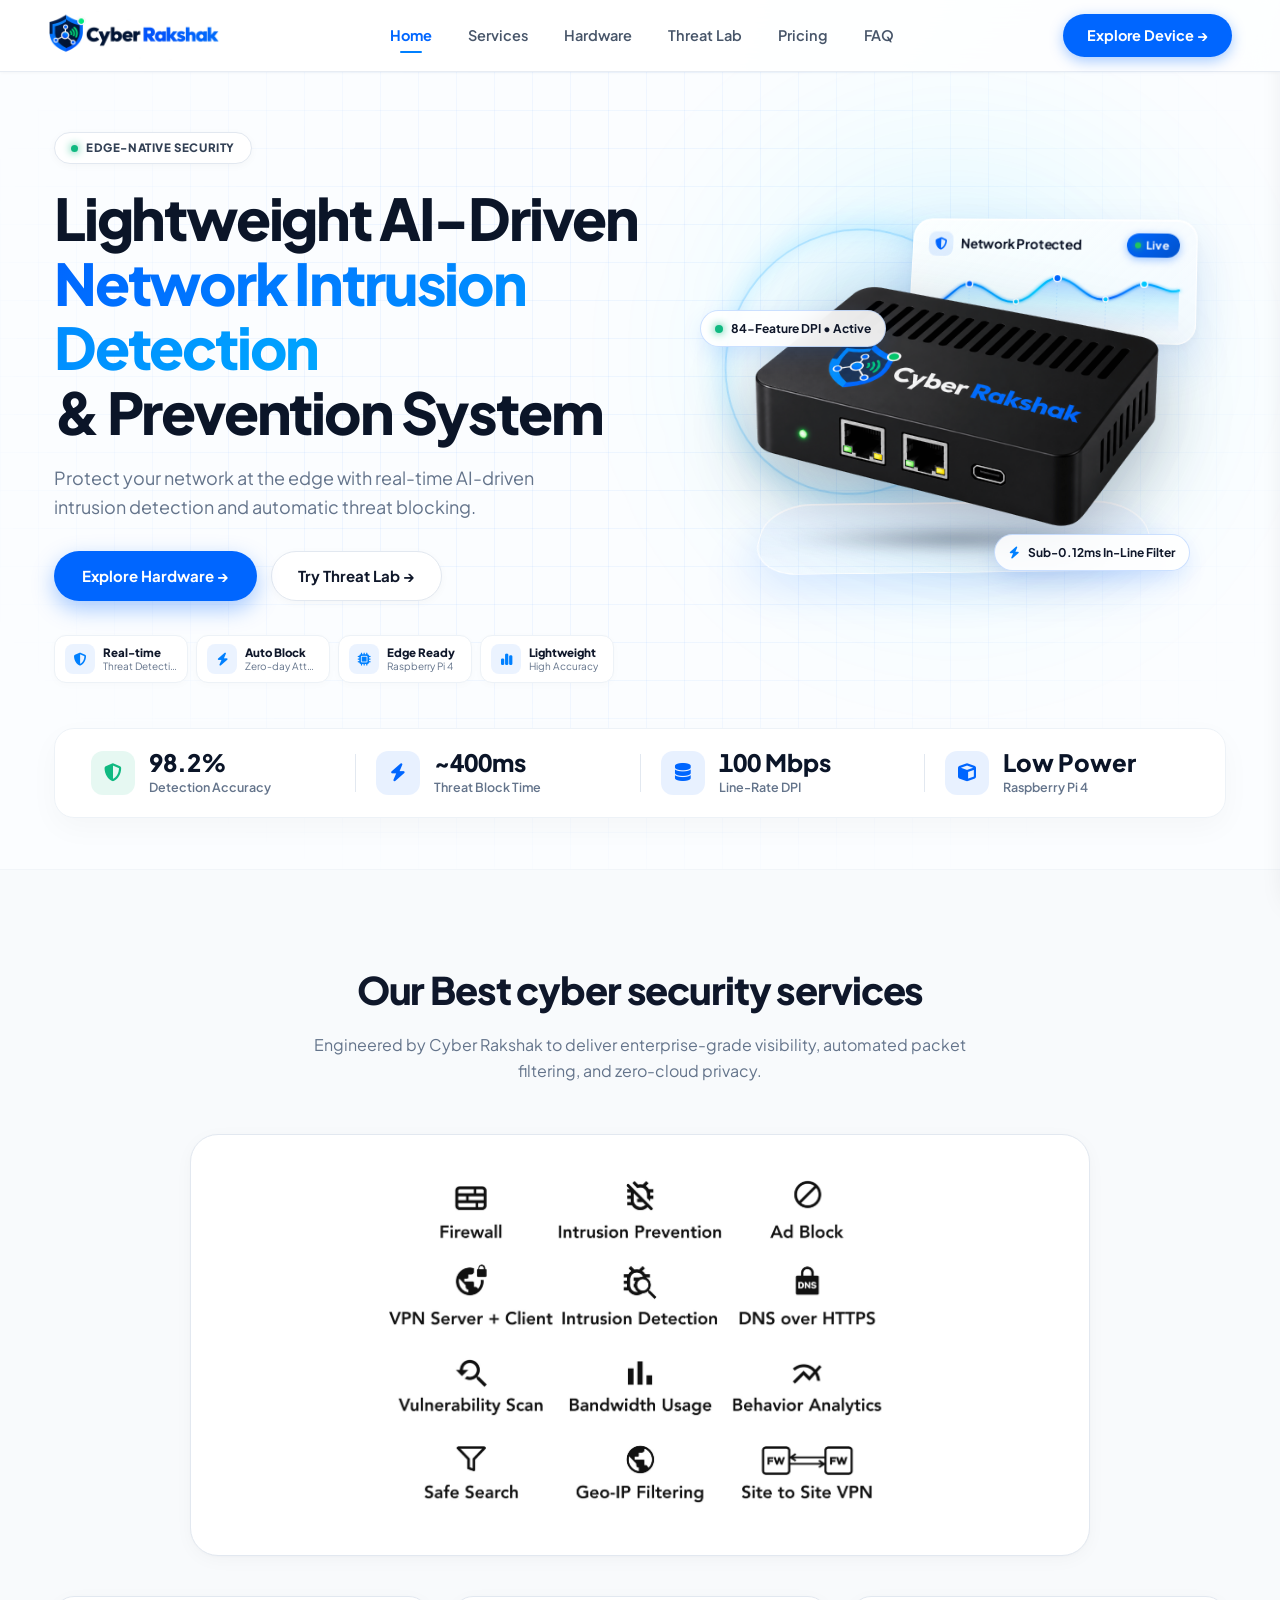
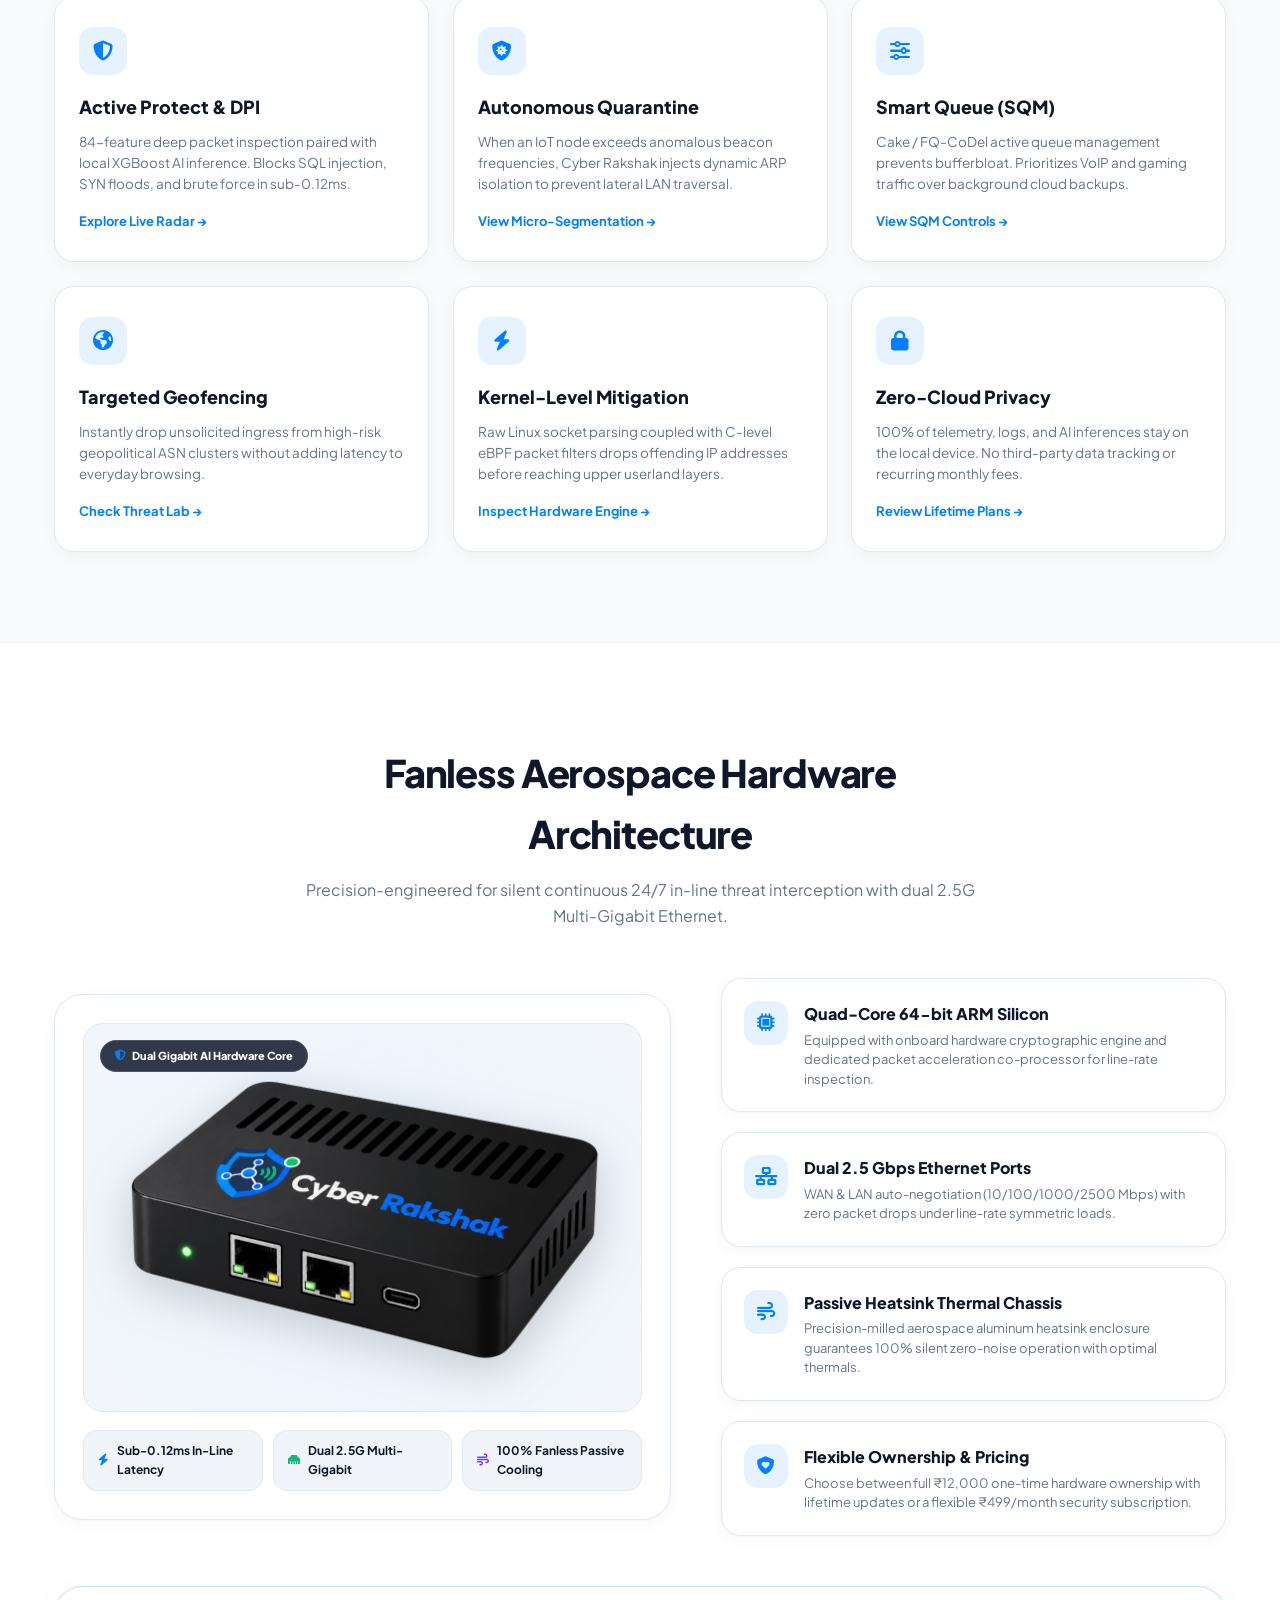
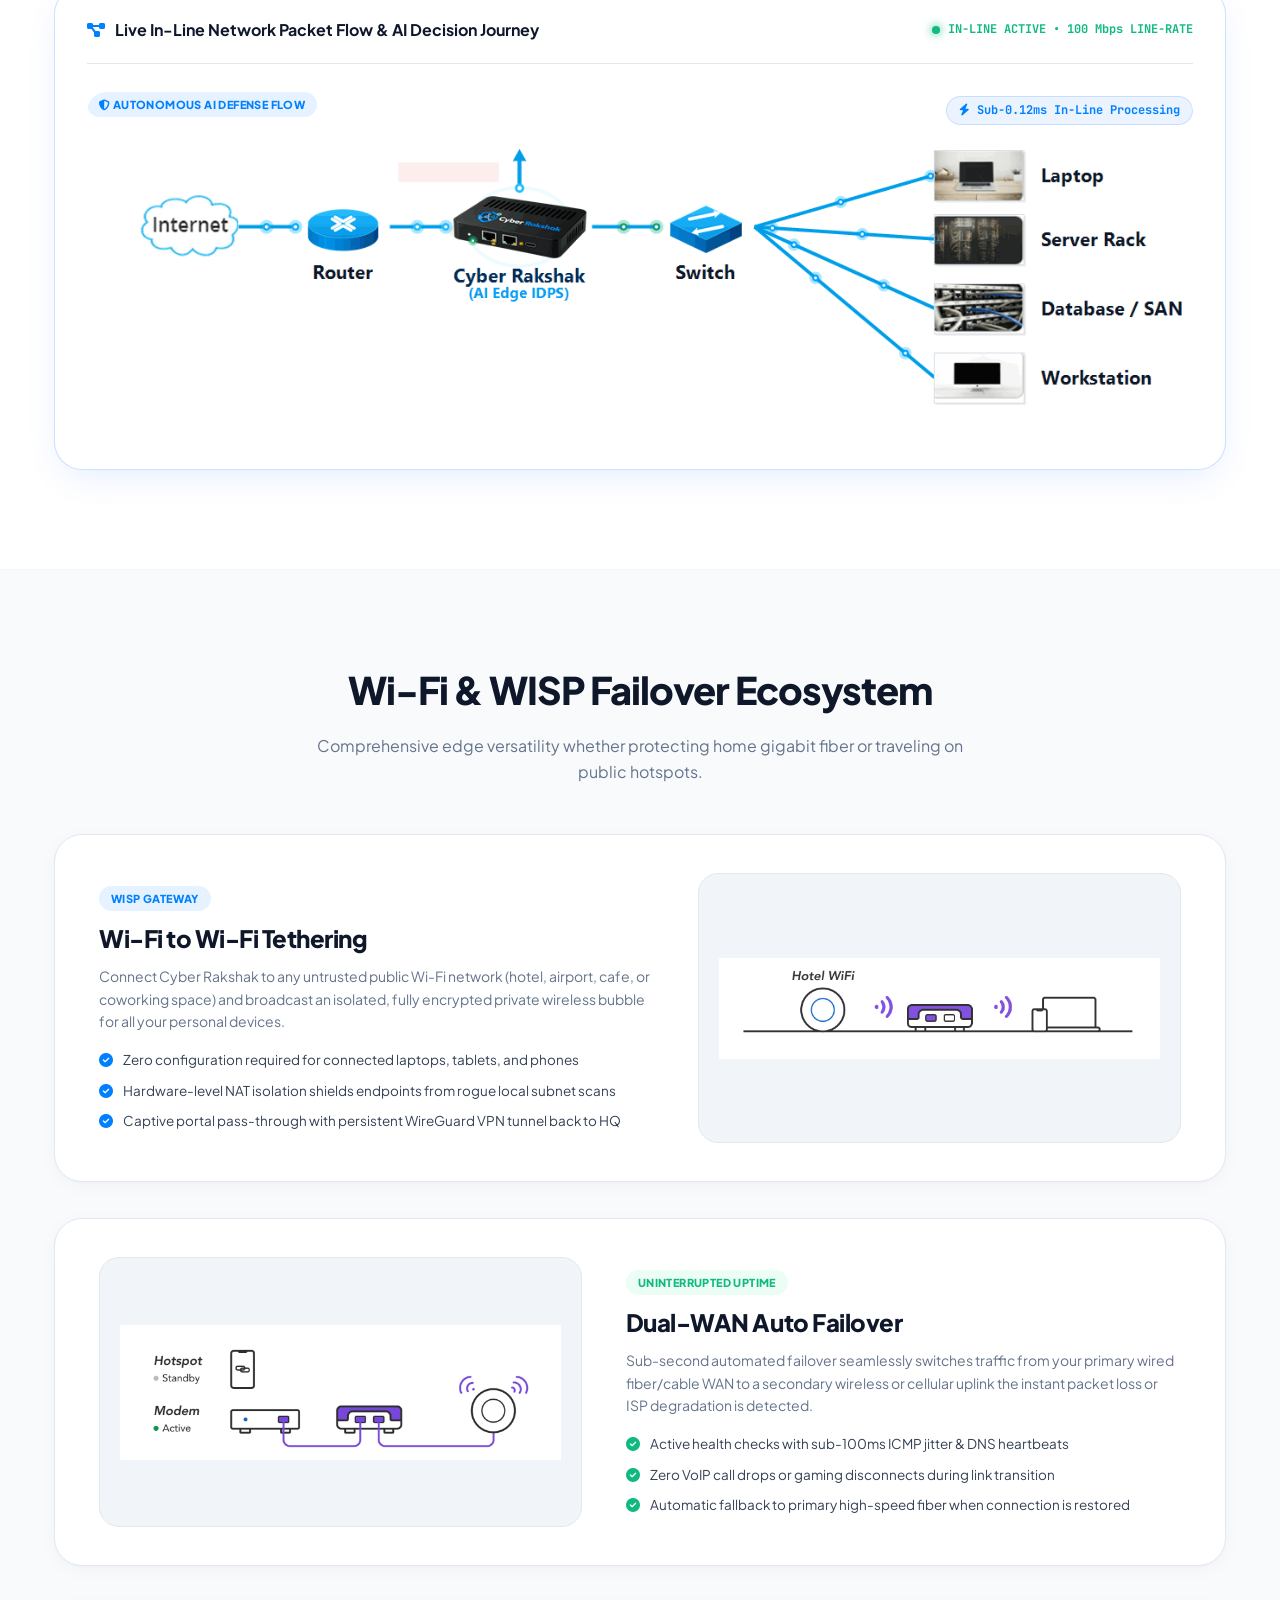
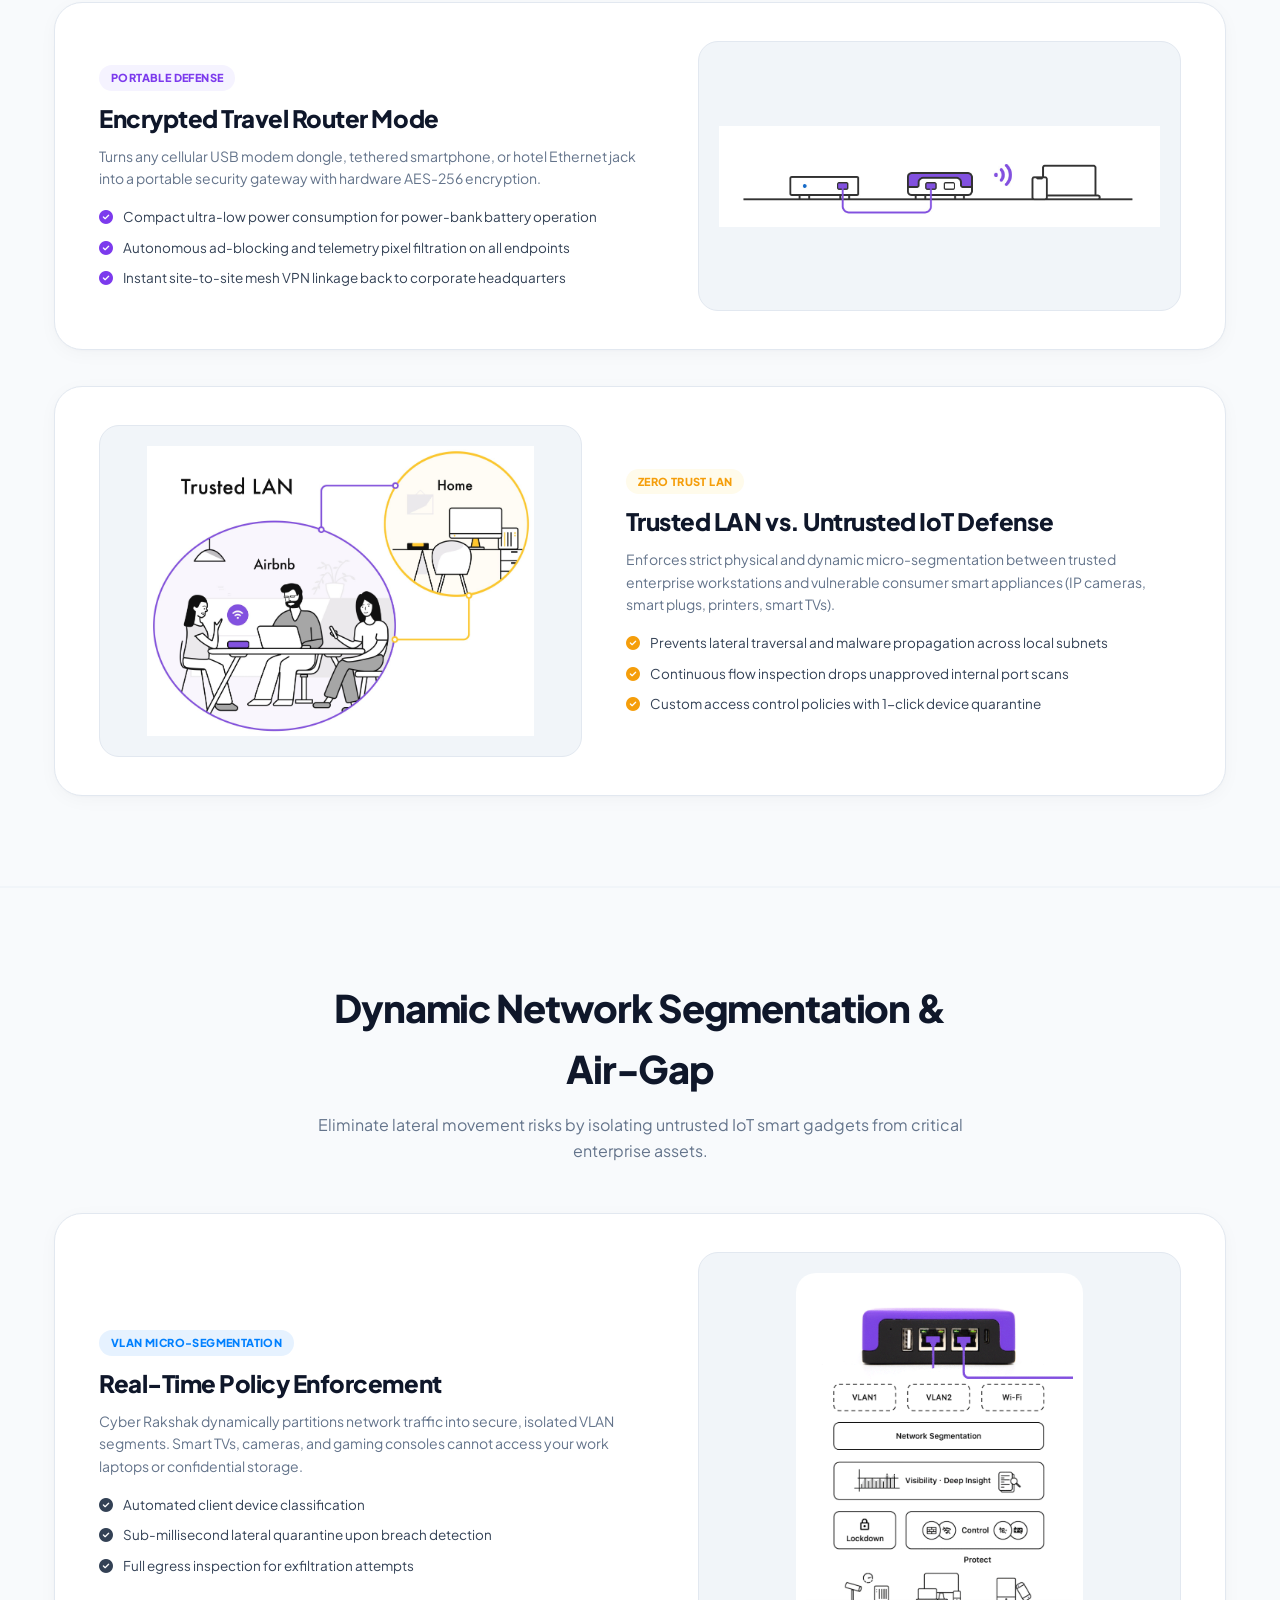
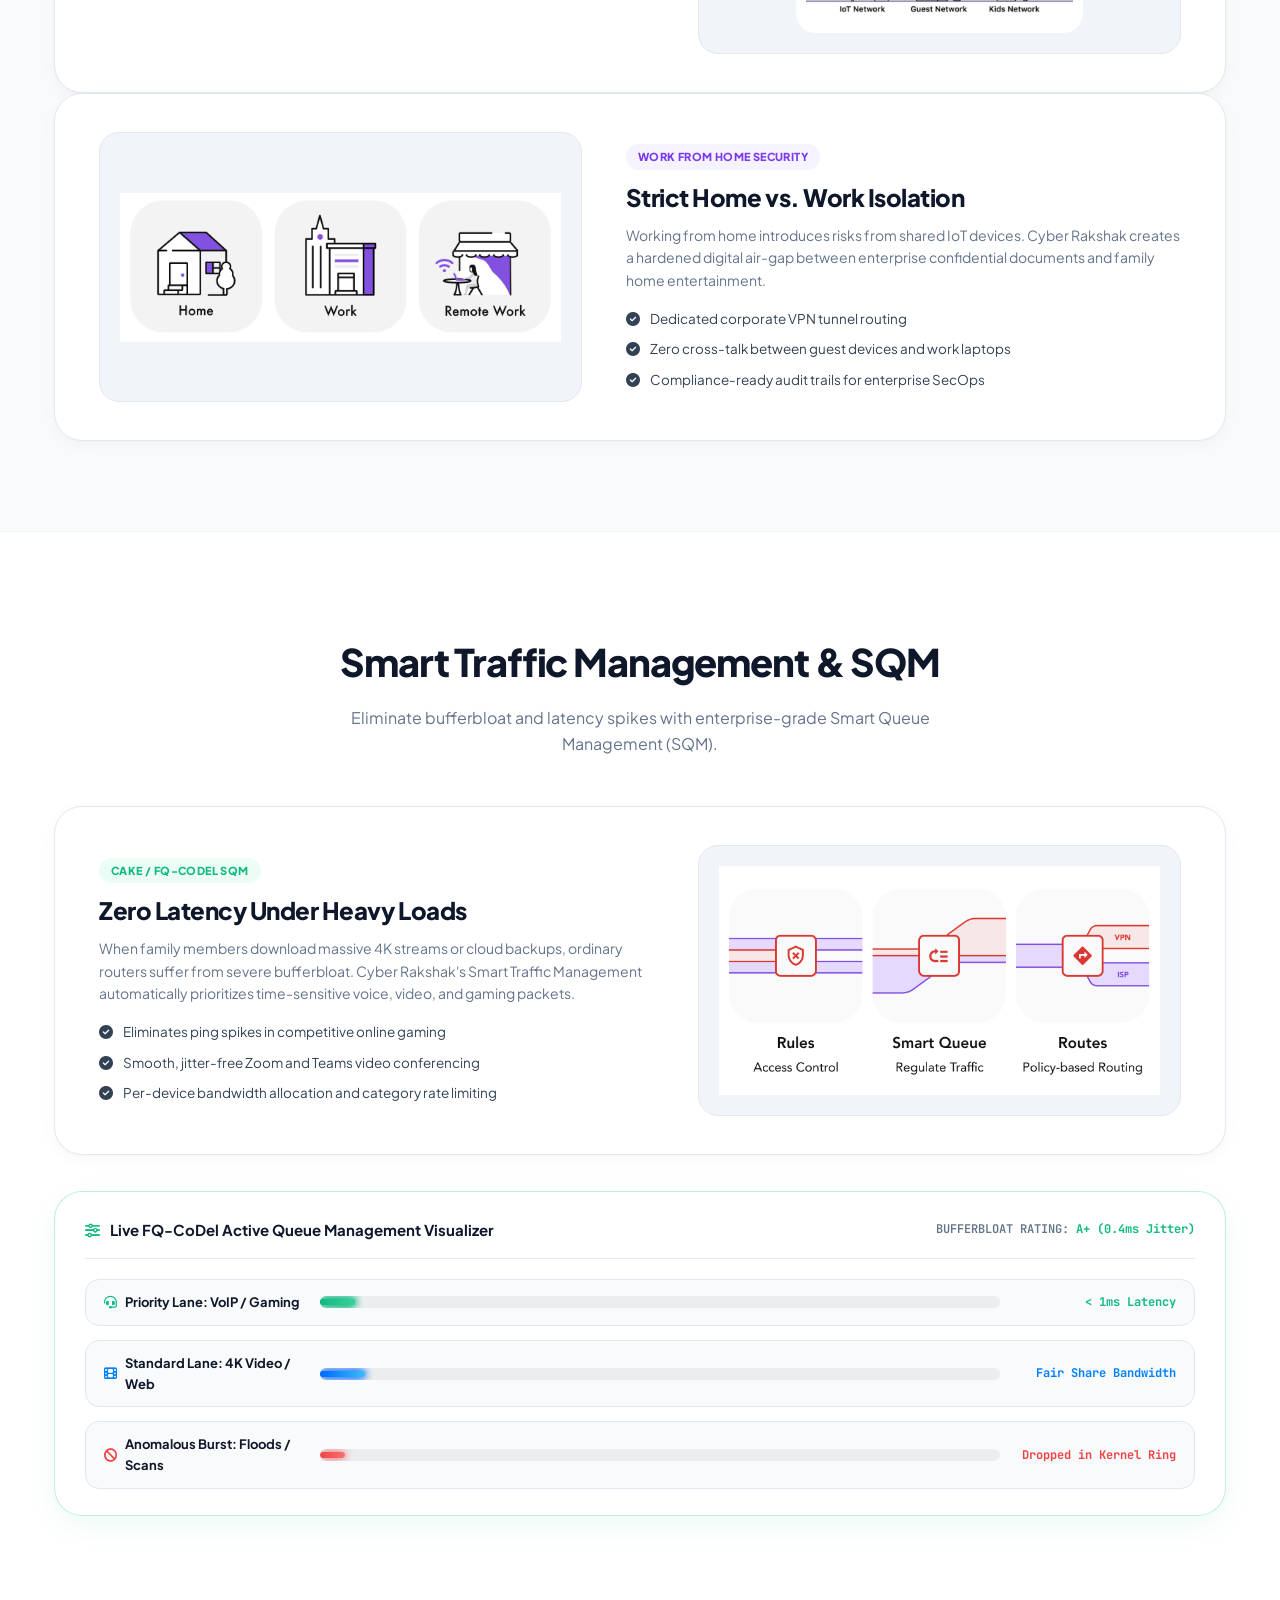
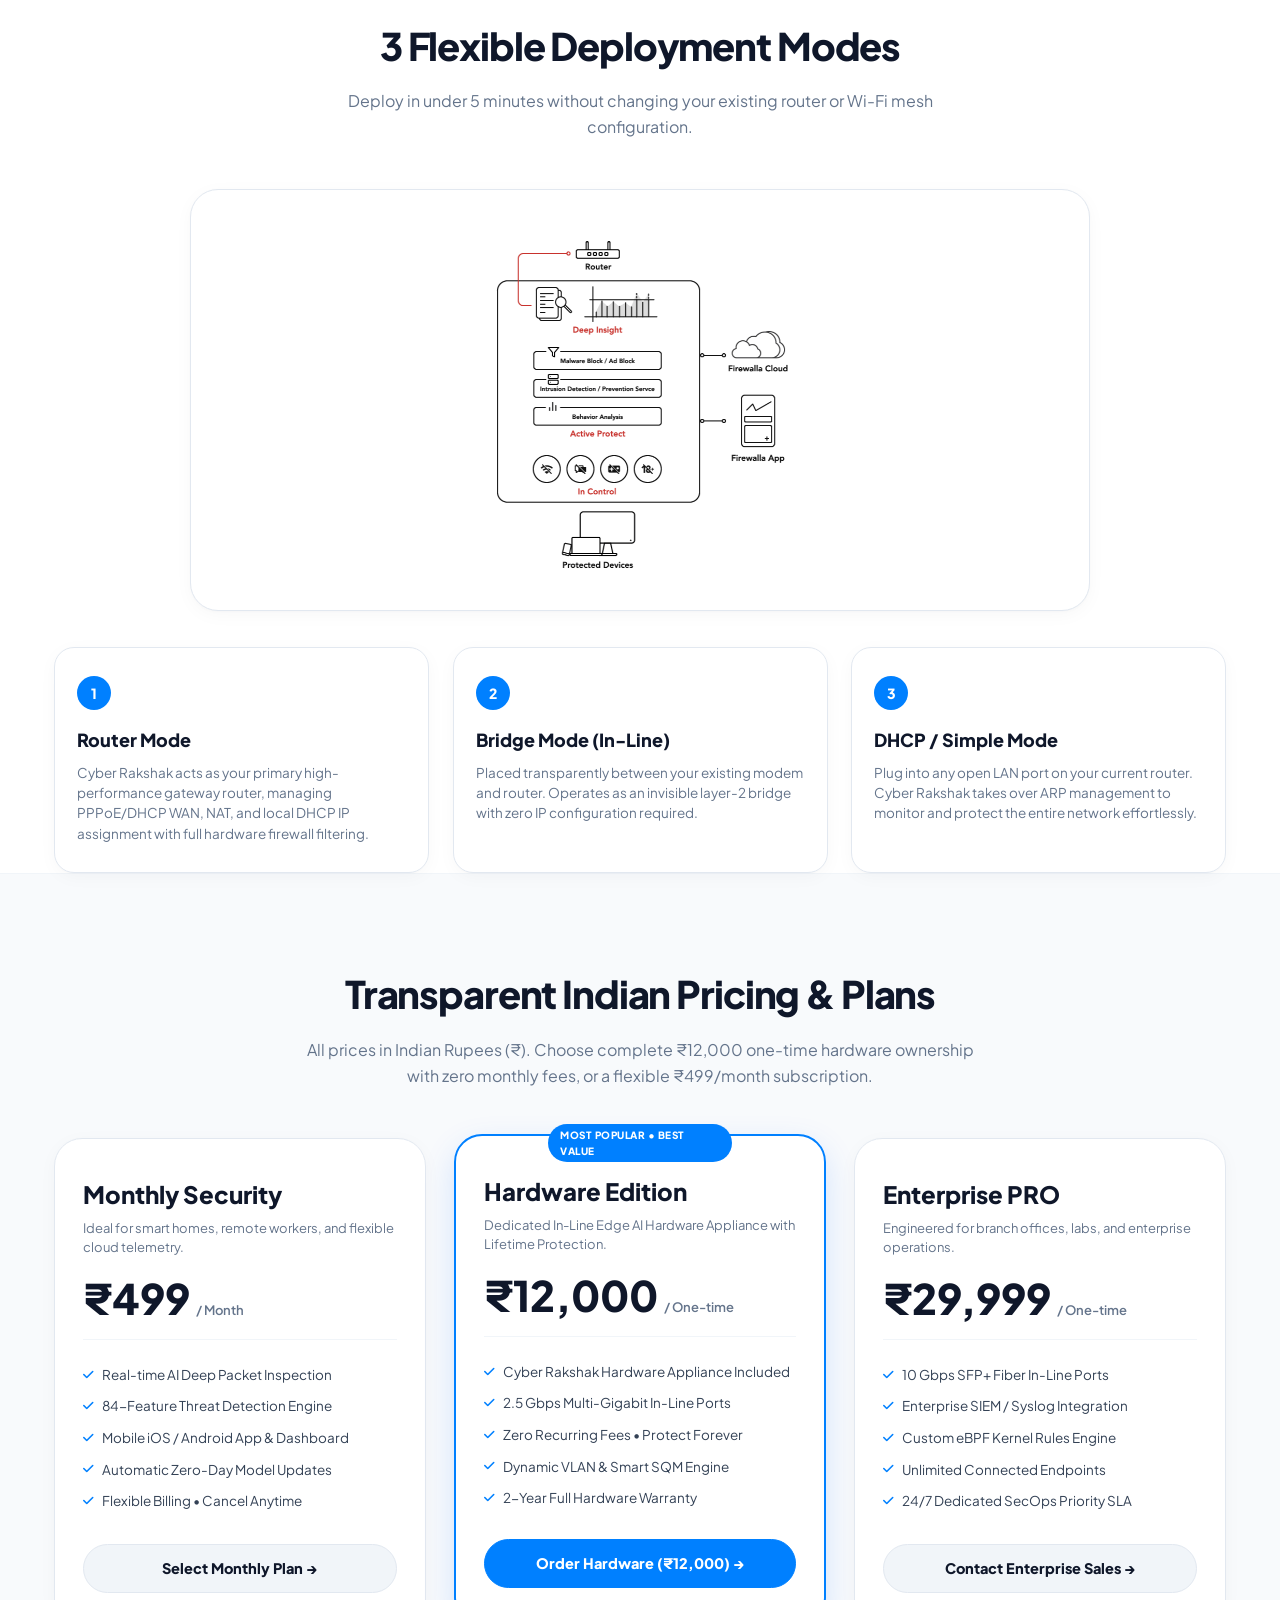
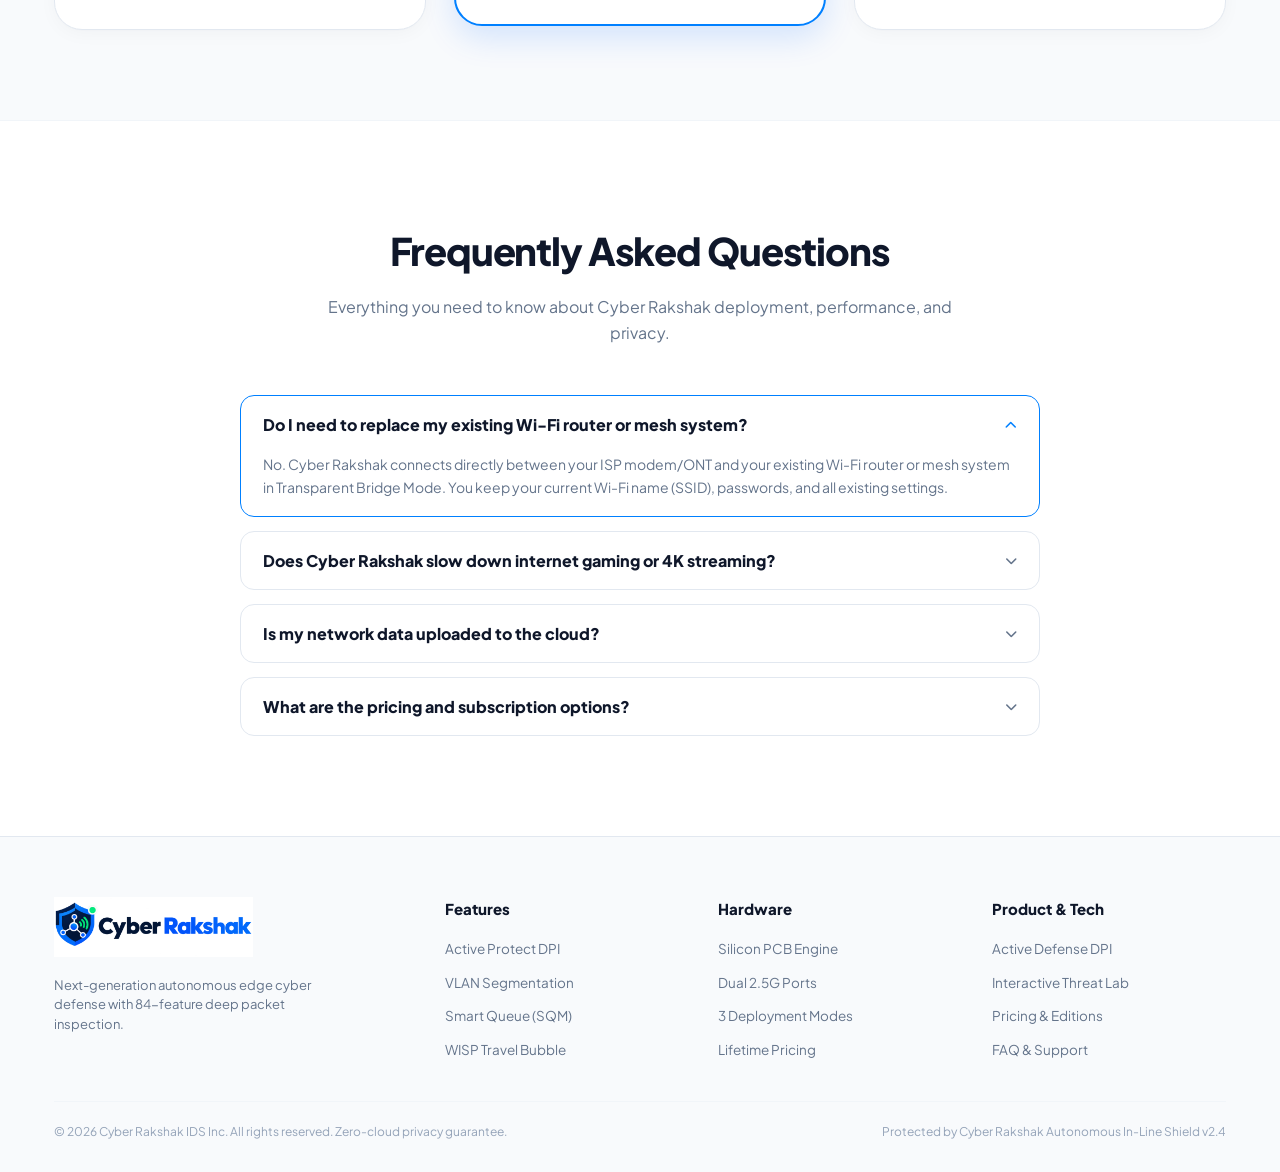
<file: showcase_website/index.html>
<!DOCTYPE html>
<html lang="en" data-theme="light">
<head>
    <meta charset="UTF-8">
    <meta name="viewport" content="width=device-width, initial-scale=1.0, maximum-scale=5.0">
    <title>Cyber Rakshak IDS | Protecting Your Digital Future with Autonomous Edge AI</title>
    <meta name="description" content="Cyber Rakshak IDS is an in-line gigabit cyber security hardware firewall powered by 84-feature Deep Packet Inspection and local XGBoost AI. Sub-0.12ms kernel mitigation with zero cloud dependency.">
    
    <!-- Modern Google Fonts -->
    <link rel="preconnect" href="https://fonts.googleapis.com">
    <link rel="preconnect" href="https://fonts.gstatic.com" crossorigin>
    <link href="https://fonts.googleapis.com/css2?family=Plus+Jakarta+Sans:wght@300;400;500;600;700;800;900&family=JetBrains+Mono:wght@400;500;600;700&family=Outfit:wght@500;600;700;800&display=swap" rel="stylesheet">
    
    <!-- Favicon (Browser Tab & Bookmark Icon) -->
    <link rel="icon" type="image/png" href="assets/cyber_rakshak_shield.png">
    <link rel="shortcut icon" type="image/x-icon" href="favicon.ico">
    <link rel="apple-touch-icon" href="assets/cyber_rakshak_shield.png">
    
    <!-- Font Awesome 6 Icons -->
    <link rel="stylesheet" href="https://cdnjs.cloudflare.com/ajax/libs/font-awesome/6.5.1/css/all.min.css">
    

    
    <link rel="stylesheet" href="styles.css">
</head>
<body>

    <!-- Atmospheric Ambient Cyan/Blue Glow in Top-Right -->
    <div class="ambient-glow-aura"></div>

    <!-- ========================================================
         TOP NAVIGATION BAR (Exact Match to User Design Reference)
         ======================================================== -->
    <header class="site-header" id="topNav">
        <div class="container header-container">
            <!-- Brand Logo -->
            <a href="#hero" class="brand-link" aria-label="Cyber Rakshak Home">
                <img src="assets/cyber_rakshak_brand.png" alt="Cyber Rakshak" class="brand-full-logo-img" onerror="this.src='https://lh3.googleusercontent.com/d/1mfm1QIVQ8yXiE9QZMVimhO6u6XgnABFr'">
            </a>

            <!-- Center Menu Links -->
            <nav class="nav-menu-center">
                <a href="#hero" class="nav-pill-link active">Home</a>
                <a href="#services" class="nav-pill-link">Services</a>
                <a href="#hardware" class="nav-pill-link">Hardware</a>
                <a href="#interactive-lab" class="nav-pill-link">Threat Lab</a>
                <a href="#pricing" class="nav-pill-link">Pricing</a>
                <a href="#faq" class="nav-pill-link">FAQ</a>
            </nav>

            <!-- Right Actions: Explore Hardware CTA -->
            <div class="header-right-actions">
                <a href="#hardware" class="btn-clean-cta">
                    Explore Device &rarr;
                </a>
                <button class="btn-mobile-hamburger" onclick="toggleMobileMenu()" aria-label="Toggle Navigation">
                    <i class="fa-solid fa-bars"></i>
                </button>
            </div>
        </div>
    </header>

    <!-- Mobile Drawer -->
    <div class="mobile-backdrop" id="mobBackdrop" onclick="toggleMobileMenu(false)"></div>
    <div class="mobile-menu-drawer" id="mobDrawer">
        <div class="mob-head">
            <div class="brand-link">
                <img src="assets/cyber_rakshak_brand.png" alt="Cyber Rakshak" class="brand-full-logo-img mob-logo" onerror="this.src='https://lh3.googleusercontent.com/d/1mfm1QIVQ8yXiE9QZMVimhO6u6XgnABFr'">
            </div>
            <button class="btn-close-drawer" onclick="toggleMobileMenu(false)" aria-label="Close Menu"><i class="fa-solid fa-xmark"></i></button>
        </div>
        <div class="mob-links">
            <div class="mob-group-title">NAVIGATION</div>
            <a href="#hero" onclick="toggleMobileMenu(false)"><i class="fa-solid fa-house text-blue"></i> Home</a>
            <a href="#services" onclick="toggleMobileMenu(false)"><i class="fa-solid fa-shield-halved text-blue"></i> Services</a>
            <a href="#hardware" onclick="toggleMobileMenu(false)"><i class="fa-solid fa-microchip text-purple"></i> Hardware</a>
            <a href="#interactive-lab" onclick="toggleMobileMenu(false)"><i class="fa-solid fa-flask text-green"></i> Threat Lab</a>
            <a href="#pricing" onclick="toggleMobileMenu(false)"><i class="fa-solid fa-tag text-amber"></i> Pricing</a>
            <a href="#faq" onclick="toggleMobileMenu(false)"><i class="fa-solid fa-circle-question text-muted"></i> FAQ</a>

            <div style="margin-top: 18px; display: flex; flex-direction: column; gap: 10px;">
                <a href="#hardware" onclick="toggleMobileMenu(false)" class="btn-clean-cta" style="width: 100%; justify-content: center; padding: 12px;">
                    Explore Device &rarr;
                </a>
            </div>
        </div>
    </div>

    <!-- ========================================================
         HERO SECTION (Exact Match to User Reference Design)
         ======================================================== -->
    <section class="hero-stage-section" id="hero">
        <!-- Animated Cyber Matrix Grid Background -->
        <div class="hero-cyber-grid-overlay"></div>
        
        <div class="container">
            
            <!-- 2-Column Side-by-Side Hero Stage -->
            <div class="hero-split-grid">
                
                <!-- Left Column: Copy, Actions & 4 Micro Cards -->
                <div class="hero-left-col reveal-hero-left">
                    
                    <!-- Green Pill Badge -->
                    <div class="hero-edge-badge">
                        <span class="badge-dot-green"></span>
                        <span class="badge-edge-text">EDGE-NATIVE SECURITY</span>
                    </div>

                    <!-- Main Headline -->
                    <h1 class="hero-main-heading">
                        Lightweight AI-Driven<br>
                        <span class="hero-blue-text">Network Intrusion Detection</span><br>
                        &amp; Prevention System
                    </h1>

                    <!-- Subtitle -->
                    <p class="hero-main-sub">
                        Protect your network at the edge with real-time AI-driven intrusion detection and automatic threat blocking.
                    </p>

                    <!-- Hero Action Buttons -->
                    <div class="hero-main-btns">
                        <a href="#hardware" class="btn-hero-primary-pill btn-magnetic">
                            Explore Hardware &rarr;
                        </a>
                        <a href="#interactive-lab" class="btn-hero-demo-pill">
                            Try Threat Lab &rarr;
                        </a>
                    </div>

                    <!-- Row of 4 Feature Micro Cards -->
                    <div class="hero-micro-row">
                        
                        <!-- Card 1: Real-time -->
                        <div class="micro-stat-card">
                            <div class="micro-icon text-blue">
                                <i class="fa-solid fa-shield-halved"></i>
                            </div>
                            <div class="micro-txt">
                                <div class="micro-head">Real-time</div>
                                <div class="micro-desc">Threat Detection</div>
                            </div>
                        </div>

                        <!-- Card 2: Auto Block -->
                        <div class="micro-stat-card">
                            <div class="micro-icon text-blue">
                                <i class="fa-solid fa-bolt"></i>
                            </div>
                            <div class="micro-txt">
                                <div class="micro-head">Auto Block</div>
                                <div class="micro-desc">Zero-day Attacks</div>
                            </div>
                        </div>

                        <!-- Card 3: Edge Ready -->
                        <div class="micro-stat-card">
                            <div class="micro-icon text-blue">
                                <i class="fa-solid fa-microchip"></i>
                            </div>
                            <div class="micro-txt">
                                <div class="micro-head">Edge Ready</div>
                                <div class="micro-desc">Raspberry Pi 4</div>
                            </div>
                        </div>

                        <!-- Card 4: Lightweight -->
                        <div class="micro-stat-card">
                            <div class="micro-icon text-blue">
                                <i class="fa-solid fa-chart-simple"></i>
                            </div>
                            <div class="micro-txt">
                                <div class="micro-head">Lightweight</div>
                                <div class="micro-desc">High Accuracy</div>
                            </div>
                        </div>

                    </div>

                </div>

                <!-- Right Column: 3D Hardware Showcase & Floating Glass Telemetry Card -->
                <div class="hero-right-col reveal-hero-right">
                    <div class="hero-showcase-stage" id="heroHardwareStage">
                        
                        <!-- Atmospheric Studio Halo & Cyber Ring -->
                        <div class="stage-ambient-aura"></div>
                        <div class="stage-cyber-ring"></div>
                        
                        <!-- Animated Radar Pulse Rings -->
                        <div class="stage-radar-ring ring-1"></div>
                        <div class="stage-radar-ring ring-2"></div>
                        
                        <!-- 3D Geometric Platform Pedestal -->
                        <div class="stage-pedestal-platform">
                            <div class="stage-pedestal-rim"></div>
                            <div class="stage-pedestal-top"></div>
                        </div>

                        <!-- Floating Frosted Glass Live Telemetry Card (Exact Mockup Match) -->
                        <div class="floating-telemetry-glass-card" id="heroMainGlassCard" data-parallax="0.035">
                            <div class="glass-card-top">
                                <div class="glass-card-title">
                                    <div class="glass-shield-icon">
                                        <i class="fa-solid fa-shield-halved"></i>
                                    </div>
                                    <span class="glass-card-heading">Network Protected</span>
                                </div>
                                <span class="pill-live-tag">
                                    <span class="live-pulse-dot"></span>
                                    Live
                                </span>
                            </div>
                            <div class="glass-wave-area">
                                <svg viewBox="0 0 340 90" preserveAspectRatio="none" class="wave-chart-svg">
                                    <defs>
                                        <linearGradient id="waveFillGrad" x1="0%" y1="0%" x2="0%" y2="100%">
                                            <stop offset="0%" stop-color="rgba(0, 102, 255, 0.32)" />
                                            <stop offset="50%" stop-color="rgba(0, 200, 255, 0.12)" />
                                            <stop offset="100%" stop-color="rgba(0, 102, 255, 0.0)" />
                                        </linearGradient>
                                        <linearGradient id="waveStrokeGrad" x1="0%" y1="0%" x2="100%" y2="0%">
                                            <stop offset="0%" stop-color="#0066ff" />
                                            <stop offset="45%" stop-color="#00c8ff" />
                                            <stop offset="75%" stop-color="#0066ff" />
                                            <stop offset="100%" stop-color="#00c8ff" />
                                        </linearGradient>
                                        <filter id="glowFilter" x="-20%" y="-20%" width="140%" height="140%">
                                            <feGaussianBlur stdDeviation="2.5" result="blur" />
                                            <feMerge>
                                                <feMergeNode in="blur" />
                                                <feMergeNode in="SourceGraphic" />
                                            </feMerge>
                                        </filter>
                                    </defs>
                                    
                                    <!-- Subtle Grid Guidelines -->
                                    <line x1="60" y1="28" x2="60" y2="90" stroke="rgba(0, 102, 255, 0.15)" stroke-dasharray="2 3" stroke-width="1" />
                                    <line x1="125" y1="52" x2="125" y2="90" stroke="rgba(0, 102, 255, 0.15)" stroke-dasharray="2 3" stroke-width="1" />
                                    <line x1="180" y1="18" x2="180" y2="90" stroke="rgba(0, 102, 255, 0.15)" stroke-dasharray="2 3" stroke-width="1" />
                                    <line x1="245" y1="46" x2="245" y2="90" stroke="rgba(0, 102, 255, 0.15)" stroke-dasharray="2 3" stroke-width="1" />
                                    <line x1="295" y1="24" x2="295" y2="90" stroke="rgba(0, 102, 255, 0.15)" stroke-dasharray="2 3" stroke-width="1" />

                                    <!-- Wave Fill Area -->
                                    <path d="M 0 60 C 30 60, 40 28, 60 28 C 85 28, 100 56, 125 52 C 150 48, 160 18, 180 18 C 205 18, 220 50, 245 46 C 270 42, 280 24, 295 24 C 315 24, 325 38, 340 32 L 340 90 L 0 90 Z" fill="url(#waveFillGrad)"></path>
                                    
                                    <!-- Wave Stroke with Glow -->
                                    <path d="M 0 60 C 30 60, 40 28, 60 28 C 85 28, 100 56, 125 52 C 150 48, 160 18, 180 18 C 205 18, 220 50, 245 46 C 270 42, 280 24, 295 24 C 315 24, 325 38, 340 32" fill="none" stroke="url(#waveStrokeGrad)" stroke-width="2.6" stroke-linecap="round" stroke-linejoin="round" filter="url(#glowFilter)" class="wave-stroke-path"></path>
                                    
                                    <!-- Peak Telemetry Nodes -->
                                    <circle cx="60" cy="28" r="4.5" fill="#0066ff" stroke="#ffffff" stroke-width="1.8" />
                                    <circle cx="125" cy="52" r="3.5" fill="#00c8ff" stroke="#ffffff" stroke-width="1.5" />
                                    <circle cx="180" cy="18" r="5" fill="#0066ff" stroke="#ffffff" stroke-width="2" />
                                    <circle cx="245" cy="46" r="3.5" fill="#00c8ff" stroke="#ffffff" stroke-width="1.5" />
                                    <circle cx="295" cy="24" r="4.5" fill="#00c8ff" stroke="#ffffff" stroke-width="1.8" />
                                </svg>
                            </div>
                        </div>

                        <!-- Micro Floating Security Chips -->
                        <div class="hero-float-chip chip-left" data-parallax="-0.03">
                            <span class="chip-pulse-green"></span>
                            <span>84-Feature DPI &bull; Active</span>
                        </div>
                        <div class="hero-float-chip chip-bottom" data-parallax="0.025">
                            <i class="fa-solid fa-bolt text-blue"></i>
                            <span>Sub-0.12ms In-Line Filter</span>
                        </div>

                        <!-- Device Contact Drop Shadow -->
                        <div class="stage-device-shadow"></div>

                        <!-- Cyber Rakshak Hardware Appliance Image -->
                        <div class="stage-device-wrapper" id="heroDeviceWrapper">
                            <img src="assets/cyber_rakshak_device.png" alt="Cyber Rakshak Autonomous AI Defense Hardware Appliance" class="stage-hardware-device-img">
                        </div>

                    </div>
                </div>

            </div>

            <!-- Full-Width Bottom Stats Glass Banner (Interactive Count-Up Counters) -->
            <div class="hero-bottom-stats-banner reveal-on-scroll">
                
                <!-- Stat 1: 98.2% Detection Accuracy -->
                <div class="banner-stat-item">
                    <div class="banner-icon-box icon-mint">
                        <i class="fa-solid fa-shield-halved"></i>
                    </div>
                    <div class="banner-stat-content">
                        <div class="banner-stat-val counter-stat" data-target="98.2" data-decimals="1" data-suffix="%">98.2%</div>
                        <div class="banner-stat-lbl">Detection Accuracy</div>
                    </div>
                </div>

                <div class="banner-divider"></div>

                <!-- Stat 2: ~400ms Threat Block Time -->
                <div class="banner-stat-item">
                    <div class="banner-icon-box icon-electric">
                        <i class="fa-solid fa-bolt"></i>
                    </div>
                    <div class="banner-stat-content">
                        <div class="banner-stat-val counter-stat" data-target="400" data-prefix="~" data-suffix="ms">~400ms</div>
                        <div class="banner-stat-lbl">Threat Block Time</div>
                    </div>
                </div>

                <div class="banner-divider"></div>

                <!-- Stat 3: 100 Mbps Line-Rate DPI -->
                <div class="banner-stat-item">
                    <div class="banner-icon-box icon-electric">
                        <i class="fa-solid fa-database"></i>
                    </div>
                    <div class="banner-stat-content">
                        <div class="banner-stat-val counter-stat" data-target="100" data-suffix=" Mbps">100 Mbps</div>
                        <div class="banner-stat-lbl">Line-Rate DPI</div>
                    </div>
                </div>

                <div class="banner-divider"></div>

                <!-- Stat 4: Low Power Raspberry Pi 4 -->
                <div class="banner-stat-item">
                    <div class="banner-icon-box icon-electric">
                        <i class="fa-solid fa-cube"></i>
                    </div>
                    <div class="banner-stat-content">
                        <div class="banner-stat-val text-glow" data-text="Low Power">Low Power</div>
                        <div class="banner-stat-lbl">Raspberry Pi 4</div>
                    </div>
                </div>

            </div>

        </div>
    </section>



    <!-- ========================================================
         SECTION 1: "Our Best cyber security services"
         ======================================================== -->
    <section class="services-section" id="services">
        <div class="container">
            
            <div class="section-title-wrap">
                <h2 class="section-title-clean">Our Best cyber security services</h2>
                <p class="section-desc-clean">
                    Engineered by Cyber Rakshak to deliver enterprise-grade visibility, automated packet filtering, and zero-cloud privacy.
                </p>
            </div>

            <!-- Features Icon Grid Asset from User (Optimized Size) -->
            <div class="asset-center-card">
                <img src="assets/features_icon_45affabe-aed8-4848-8291-a58893f74abd.jpg_v=1641816516.png" alt="Cyber Rakshak Security Capabilities Matrix" class="asset-img-features">
            </div>

            <div class="services-grid-6">
                
                <!-- Service 1: Active Protect -->
                <div class="service-box-clean">
                    <div class="service-icon-wrap">
                        <i class="fa-solid fa-shield-halved"></i>
                    </div>
                    <h3>Active Protect &amp; DPI</h3>
                    <p>84-feature deep packet inspection paired with local XGBoost AI inference. Blocks SQL injection, SYN floods, and brute force in sub-0.12ms.</p>
                    <a href="#interactive-lab" class="service-learn-link">Explore Live Radar &rarr;</a>
                </div>

                <!-- Service 2: VqLAN Quarantine -->
                <div class="service-box-clean">
                    <div class="service-icon-wrap">
                        <i class="fa-solid fa-shield-virus"></i>
                    </div>
                    <h3>Autonomous Quarantine</h3>
                    <p>When an IoT node exceeds anomalous beacon frequencies, Cyber Rakshak injects dynamic ARP isolation to prevent lateral LAN traversal.</p>
                    <a href="#segmentation" class="service-learn-link">View Micro-Segmentation &rarr;</a>
                </div>

                <!-- Service 3: Smart Traffic SQM -->
                <div class="service-box-clean">
                    <div class="service-icon-wrap">
                        <i class="fa-solid fa-sliders"></i>
                    </div>
                    <h3>Smart Queue (SQM)</h3>
                    <p>Cake / FQ-CoDel active queue management prevents bufferbloat. Prioritizes VoIP and gaming traffic over background cloud backups.</p>
                    <a href="#traffic-mgmt" class="service-learn-link">View SQM Controls &rarr;</a>
                </div>

                <!-- Service 4: Zero-Trust Geofencing -->
                <div class="service-box-clean">
                    <div class="service-icon-wrap">
                        <i class="fa-solid fa-earth-americas"></i>
                    </div>
                    <h3>Targeted Geofencing</h3>
                    <p>Instantly drop unsolicited ingress from high-risk geopolitical ASN clusters without adding latency to everyday browsing.</p>
                    <a href="#interactive-lab" class="service-learn-link">Check Threat Lab &rarr;</a>
                </div>

                <!-- Service 5: Sub-0.12ms IPTables Drop -->
                <div class="service-box-clean">
                    <div class="service-icon-wrap">
                        <i class="fa-solid fa-bolt"></i>
                    </div>
                    <h3>Kernel-Level Mitigation</h3>
                    <p>Raw Linux socket parsing coupled with C-level eBPF packet filters drops offending IP addresses before reaching upper userland layers.</p>
                    <a href="#hardware" class="service-learn-link">Inspect Hardware Engine &rarr;</a>
                </div>

                <!-- Service 6: Privacy by Design -->
                <div class="service-box-clean">
                    <div class="service-icon-wrap">
                        <i class="fa-solid fa-lock"></i>
                    </div>
                    <h3>Zero-Cloud Privacy</h3>
                    <p>100% of telemetry, logs, and AI inferences stay on the local device. No third-party data tracking or recurring monthly fees.</p>
                    <a href="#pricing" class="service-learn-link">Review Lifetime Plans &rarr;</a>
                </div>

            </div>

        </div>
    </section>

    <!-- ========================================================
         HARDWARE ARCHITECTURE STAGE
         ======================================================== -->
    <section class="hardware-section" id="hardware">
        <div class="container">
            
            <div class="section-title-wrap">
                <h2 class="section-title-clean">Fanless Aerospace Hardware Architecture</h2>
                <p class="section-desc-clean">
                    Precision-engineered for silent continuous 24/7 in-line threat interception with dual 2.5G Multi-Gigabit Ethernet.
                </p>
            </div>

            <div class="hardware-stage-clean">
                
                <!-- Interactive Stage Display -->
                <div class="hw-preview-box">
                    <div class="hw-main-display">
                        <img id="hwMainImg" src="assets/cyber_rakshak_device.png" alt="Cyber Rakshak Hardware Edge Appliance" class="asset-img-hardware-main">
                        <span class="hw-badge-tag"><i class="fa-solid fa-shield-halved text-blue"></i> Dual Gigabit AI Hardware Core</span>
                    </div>

                    <!-- Hardware Feature Highlight Badges -->
                    <div class="hw-highlights-row">
                        <div class="hw-feature-chip">
                            <i class="fa-solid fa-bolt text-blue"></i>
                            <span>Sub-0.12ms In-Line Latency</span>
                        </div>
                        <div class="hw-feature-chip">
                            <i class="fa-solid fa-ethernet text-green"></i>
                            <span>Dual 2.5G Multi-Gigabit</span>
                        </div>
                        <div class="hw-feature-chip">
                            <i class="fa-solid fa-wind text-purple"></i>
                            <span>100% Fanless Passive Cooling</span>
                        </div>
                    </div>
                </div>

                <!-- Hardware Specs Column -->
                <div class="hw-specs-column">
                    
                    <div class="hw-spec-card">
                        <div class="hw-spec-icon"><i class="fa-solid fa-microchip"></i></div>
                        <div class="hw-spec-text">
                            <h4>Quad-Core 64-bit ARM Silicon</h4>
                            <p>Equipped with onboard hardware cryptographic engine and dedicated packet acceleration co-processor for line-rate inspection.</p>
                        </div>
                    </div>

                    <div class="hw-spec-card">
                        <div class="hw-spec-icon"><i class="fa-solid fa-network-wired"></i></div>
                        <div class="hw-spec-text">
                            <h4>Dual 2.5 Gbps Ethernet Ports</h4>
                            <p>WAN &amp; LAN auto-negotiation (10/100/1000/2500 Mbps) with zero packet drops under line-rate symmetric loads.</p>
                        </div>
                    </div>

                    <div class="hw-spec-card">
                        <div class="hw-spec-icon"><i class="fa-solid fa-wind"></i></div>
                        <div class="hw-spec-text">
                            <h4>Passive Heatsink Thermal Chassis</h4>
                            <p>Precision-milled aerospace aluminum heatsink enclosure guarantees 100% silent zero-noise operation with optimal thermals.</p>
                        </div>
                    </div>

                    <div class="hw-spec-card">
                        <div class="hw-spec-icon"><i class="fa-solid fa-shield-heart"></i></div>
                        <div class="hw-spec-text">
                            <h4>Flexible Ownership &amp; Pricing</h4>
                            <p>Choose between full ₹12,000 one-time hardware ownership with lifetime updates or a flexible ₹499/month security subscription.</p>
                        </div>
                    </div>

                </div>

            </div>

            <!-- Live Interactive In-Line Network Packet Journey Architecture -->
            <div class="interactive-network-pipeline-container reveal-on-scroll">
                <div class="pipeline-header">
                    <div class="pipeline-title">
                        <i class="fa-solid fa-diagram-project text-blue"></i>
                        <span>Live In-Line Network Packet Flow &amp; AI Decision Journey</span>
                    </div>
                    <div class="pipeline-status">
                        <span class="pulse-indicator-emerald"></span>
                        <span class="font-mono">IN-LINE ACTIVE &bull; 100 Mbps LINE-RATE</span>
                    </div>
                </div>
                
                <!-- Autonomous AI Defense GIF Flow Showcase -->
                <div class="pipeline-defense-visual-wrapper">
                    <div class="pipeline-defense-visual-card">
                        <div class="defense-badge-header">
                            <span class="quad-tag-pill pill-blue"><i class="fa-solid fa-shield-halved"></i> Autonomous AI Defense Flow</span>
                            <span class="defense-latency-tag"><i class="fa-solid fa-bolt text-blue"></i> Sub-0.12ms In-Line Processing</span>
                        </div>
                        <div class="defense-media-box">
                            <img src="assets/cyber_rakshak_defense.gif" alt="Cyber Rakshak Autonomous AI Defense Flow Animation" class="asset-img-defense-banner" onerror="this.src='cyber_rakshak_defense.gif'">
                        </div>
                    </div>
                </div>
            </div>

        </div>
    </section>

    <!-- ========================================================
         WI-FI, WISP & FAILOVER ECOSYSTEM (Full-Width Feature Cards)
         ======================================================== -->
    <section class="services-section" id="wifi-wisp">
        <div class="container">
            
            <div class="section-title-wrap">
                <h2 class="section-title-clean">Wi-Fi &amp; WISP Failover Ecosystem</h2>
                <p class="section-desc-clean">
                    Comprehensive edge versatility whether protecting home gigabit fiber or traveling on public hotspots.
                </p>
            </div>

            <div class="wifi-full-cards-stack">
                
                <!-- Card 1: Wi-Fi to Wi-Fi WISP -->
                <div class="clean-feature-split-card">
                    <div class="split-desc-body">
                        <span class="quad-tag-pill pill-blue">WISP Gateway</span>
                        <h3>Wi-Fi to Wi-Fi Tethering</h3>
                        <p>
                            Connect Cyber Rakshak to any untrusted public Wi-Fi network (hotel, airport, cafe, or coworking space) and broadcast an isolated, fully encrypted private wireless bubble for all your personal devices.
                        </p>
                        <ul class="split-bullet-list">
                            <li><i class="fa-solid fa-circle-check text-blue"></i> Zero configuration required for connected laptops, tablets, and phones</li>
                            <li><i class="fa-solid fa-circle-check text-blue"></i> Hardware-level NAT isolation shields endpoints from rogue local subnet scans</li>
                            <li><i class="fa-solid fa-circle-check text-blue"></i> Captive portal pass-through with persistent WireGuard VPN tunnel back to HQ</li>
                        </ul>
                    </div>
                    <div class="split-media-box">
                        <img src="assets/Wifi_to_Wifi.jpg_v=1641816991.png" alt="Wi-Fi to Wi-Fi WISP Tethering Diagram" class="asset-img-diagram">
                    </div>
                </div>

                <!-- Card 2: WAN Failover (GIF) -->
                <div class="clean-feature-split-card reverse-split">
                    <div class="split-media-box">
                        <img src="assets/wifiwan_failover.gif_v=1641816933.png" alt="Dual-WAN Auto Failover Animation" class="asset-img-diagram">
                    </div>
                    <div class="split-desc-body">
                        <span class="quad-tag-pill pill-green">Uninterrupted Uptime</span>
                        <h3>Dual-WAN Auto Failover</h3>
                        <p>
                            Sub-second automated failover seamlessly switches traffic from your primary wired fiber/cable WAN to a secondary wireless or cellular uplink the instant packet loss or ISP degradation is detected.
                        </p>
                        <ul class="split-bullet-list">
                            <li><i class="fa-solid fa-circle-check text-green"></i> Active health checks with sub-100ms ICMP jitter &amp; DNS heartbeats</li>
                            <li><i class="fa-solid fa-circle-check text-green"></i> Zero VoIP call drops or gaming disconnects during link transition</li>
                            <li><i class="fa-solid fa-circle-check text-green"></i> Automatic fallback to primary high-speed fiber when connection is restored</li>
                        </ul>
                    </div>
                </div>

                <!-- Card 3: Wi-Fi Hotspot Mode -->
                <div class="clean-feature-split-card">
                    <div class="split-desc-body">
                        <span class="quad-tag-pill pill-purple">Portable Defense</span>
                        <h3>Encrypted Travel Router Mode</h3>
                        <p>
                            Turns any cellular USB modem dongle, tethered smartphone, or hotel Ethernet jack into a portable security gateway with hardware AES-256 encryption.
                        </p>
                        <ul class="split-bullet-list">
                            <li><i class="fa-solid fa-circle-check text-purple"></i> Compact ultra-low power consumption for power-bank battery operation</li>
                            <li><i class="fa-solid fa-circle-check text-purple"></i> Autonomous ad-blocking and telemetry pixel filtration on all endpoints</li>
                            <li><i class="fa-solid fa-circle-check text-purple"></i> Instant site-to-site mesh VPN linkage back to corporate headquarters</li>
                        </ul>
                    </div>
                    <div class="split-media-box">
                        <img src="assets/Wifi_Hotspot.jpg_v=1641816995.png" alt="Wi-Fi Travel Hotspot Mode" class="asset-img-diagram">
                    </div>
                </div>

                <!-- Card 4: Trusted LAN Segment -->
                <div class="clean-feature-split-card reverse-split">
                    <div class="split-media-box">
                        <img src="assets/TrustedLAN.jpg_v=1641817097.png" alt="Trusted LAN Segment Protection" class="asset-img-diagram">
                    </div>
                    <div class="split-desc-body">
                        <span class="quad-tag-pill pill-amber">Zero Trust LAN</span>
                        <h3>Trusted LAN vs. Untrusted IoT Defense</h3>
                        <p>
                            Enforces strict physical and dynamic micro-segmentation between trusted enterprise workstations and vulnerable consumer smart appliances (IP cameras, smart plugs, printers, smart TVs).
                        </p>
                        <ul class="split-bullet-list">
                            <li><i class="fa-solid fa-circle-check text-amber"></i> Prevents lateral traversal and malware propagation across local subnets</li>
                            <li><i class="fa-solid fa-circle-check text-amber"></i> Continuous flow inspection drops unapproved internal port scans</li>
                            <li><i class="fa-solid fa-circle-check text-amber"></i> Custom access control policies with 1-click device quarantine</li>
                        </ul>
                    </div>
                </div>

            </div>

        </div>
    </section>

    <!-- ========================================================
         NETWORK SEGMENTATION & AIR-GAP (VLAN ANIMATION + HOME/WORK)
         ======================================================== -->
    <section class="services-section" id="segmentation">
        <div class="container">
            
            <div class="section-title-wrap">
                <h2 class="section-title-clean">Dynamic Network Segmentation &amp; Air-Gap</h2>
                <p class="section-desc-clean">
                    Eliminate lateral movement risks by isolating untrusted IoT smart gadgets from critical enterprise assets.
                </p>
            </div>

            <!-- Split Card 1: VLAN Animation GIF -->
            <div class="clean-feature-split-card">
                <div class="split-desc-body">
                    <span class="quad-tag-pill pill-blue">VLAN Micro-Segmentation</span>
                    <h3>Real-Time Policy Enforcement</h3>
                    <p>
                        Cyber Rakshak dynamically partitions network traffic into secure, isolated VLAN segments. Smart TVs, cameras, and gaming consoles cannot access your work laptops or confidential storage.
                    </p>
                    <ul class="split-bullet-list">
                        <li><i class="fa-solid fa-circle-check"></i> Automated client device classification</li>
                        <li><i class="fa-solid fa-circle-check"></i> Sub-millisecond lateral quarantine upon breach detection</li>
                        <li><i class="fa-solid fa-circle-check"></i> Full egress inspection for exfiltration attempts</li>
                    </ul>
                </div>
                <div class="split-media-box">
                    <img src="assets/Segmentation_anim_7c35d608-cc31-4da8-b002-d4b3aeb57d4c.gif_v=1642145518.png" alt="Dynamic VLAN Segmentation Animation" class="asset-img-portrait">
                </div>
            </div>

            <!-- Split Card 2: Home vs Work Air-Gap -->
            <div class="clean-feature-split-card reverse-split">
                <div class="split-media-box">
                    <img src="assets/home_work_3_1.png_v=1641816445.png" alt="Home vs Work Network Isolation Diagram" class="asset-img-diagram">
                </div>
                <div class="split-desc-body">
                    <span class="quad-tag-pill pill-purple">Work From Home Security</span>
                    <h3>Strict Home vs. Work Isolation</h3>
                    <p>
                        Working from home introduces risks from shared IoT devices. Cyber Rakshak creates a hardened digital air-gap between enterprise confidential documents and family home entertainment.
                    </p>
                    <ul class="split-bullet-list">
                        <li><i class="fa-solid fa-circle-check"></i> Dedicated corporate VPN tunnel routing</li>
                        <li><i class="fa-solid fa-circle-check"></i> Zero cross-talk between guest devices and work laptops</li>
                        <li><i class="fa-solid fa-circle-check"></i> Compliance-ready audit trails for enterprise SecOps</li>
                    </ul>
                </div>
            </div>



        </div>
    </section>

    <!-- ========================================================
         SMART TRAFFIC MANAGEMENT & SQM
         ======================================================== -->
    <section class="hardware-section" id="traffic-mgmt">
        <div class="container">
            
            <div class="section-title-wrap">
                <h2 class="section-title-clean">Smart Traffic Management &amp; SQM</h2>
                <p class="section-desc-clean">
                    Eliminate bufferbloat and latency spikes with enterprise-grade Smart Queue Management (SQM).
                </p>
            </div>

            <div class="clean-feature-split-card">
                <div class="split-desc-body">
                    <span class="quad-tag-pill pill-green">Cake / FQ-CoDel SQM</span>
                    <h3>Zero Latency Under Heavy Loads</h3>
                    <p>
                        When family members download massive 4K streams or cloud backups, ordinary routers suffer from severe bufferbloat. Cyber Rakshak's Smart Traffic Management automatically prioritizes time-sensitive voice, video, and gaming packets.
                    </p>
                    <ul class="split-bullet-list">
                        <li><i class="fa-solid fa-circle-check"></i> Eliminates ping spikes in competitive online gaming</li>
                        <li><i class="fa-solid fa-circle-check"></i> Smooth, jitter-free Zoom and Teams video conferencing</li>
                        <li><i class="fa-solid fa-circle-check"></i> Per-device bandwidth allocation and category rate limiting</li>
                    </ul>
                </div>
                <div class="split-media-box">
                    <img src="assets/SmartTrafficManagement_ef5508f0-dd1b-4507-ba54-321b45ee6e07.png_v=1641816630.png" alt="Smart Traffic Management and SQM Queuing" class="asset-img-diagram">
                </div>
            </div>

            <!-- Live 3-Lane SQM Interactive Traffic Visualizer -->
            <div class="interactive-sqm-traffic-lanes reveal-on-scroll">
                <div class="sqm-header">
                    <div class="sqm-title">
                        <i class="fa-solid fa-sliders text-green"></i>
                        <span>Live FQ-CoDel Active Queue Management Visualizer</span>
                    </div>
                    <div class="sqm-metrics-pill font-mono">
                        <span>BUFFERBLOAT RATING: <strong class="text-green">A+ (0.4ms Jitter)</strong></span>
                    </div>
                </div>

                <div class="sqm-lanes-container">
                    <!-- Lane 1: Ultra High Priority (Gaming & Realtime VoIP) -->
                    <div class="sqm-lane priority-lane">
                        <div class="lane-tag">
                            <i class="fa-solid fa-headset text-green"></i>
                            <span>Priority Lane: VoIP / Gaming</span>
                        </div>
                        <div class="lane-track">
                            <div class="stream-particle stream-green p-1"></div>
                            <div class="stream-particle stream-green p-2"></div>
                            <div class="stream-particle stream-green p-3"></div>
                        </div>
                        <div class="lane-stat font-mono text-green">&lt; 1ms Latency</div>
                    </div>

                    <!-- Lane 2: Balanced Bulk (Streaming & HTTPS) -->
                    <div class="sqm-lane balanced-lane">
                        <div class="lane-tag">
                            <i class="fa-solid fa-film text-blue"></i>
                            <span>Standard Lane: 4K Video / Web</span>
                        </div>
                        <div class="lane-track">
                            <div class="stream-particle stream-blue p-1"></div>
                            <div class="stream-particle stream-blue p-2"></div>
                        </div>
                        <div class="lane-stat font-mono text-blue">Fair Share Bandwidth</div>
                    </div>

                    <!-- Lane 3: Anomalous Ingress (SYN Floods / Scans - Throttled & Dropped) -->
                    <div class="sqm-lane throttled-lane">
                        <div class="lane-tag">
                            <i class="fa-solid fa-ban text-ruby"></i>
                            <span>Anomalous Burst: Floods / Scans</span>
                        </div>
                        <div class="lane-track">
                            <div class="stream-particle stream-ruby p-drop"></div>
                        </div>
                        <div class="lane-stat font-mono text-ruby">Dropped in Kernel Ring</div>
                    </div>
                </div>
            </div>

        </div>
    </section>

    <!-- ========================================================
         3 INSTALLATION MODES (HOW IT WORKS GIF)
         ======================================================== -->
    <section class="quad-grid-section" id="install-modes">
        <div class="container">
            
            <div class="section-title-wrap">
                <h2 class="section-title-clean">3 Flexible Deployment Modes</h2>
                <p class="section-desc-clean">
                    Deploy in under 5 minutes without changing your existing router or Wi-Fi mesh configuration.
                </p>
            </div>

            <!-- How It Works Asset Diagram (Optimized Size) -->
            <div class="asset-center-card" style="text-align: center; margin-bottom: 36px;">
                <img src="assets/howitworks_4320x1920_7928fafe-a7b5-41dc-8dba-ad0bd9bd4f29.gif" alt="3 Installation Modes Diagram" class="asset-img-modes">
            </div>

            <div class="modes-tri-grid">
                
                <div class="mode-card-item">
                    <div class="mode-badge-number">1</div>
                    <h4>Router Mode</h4>
                    <p>Cyber Rakshak acts as your primary high-performance gateway router, managing PPPoE/DHCP WAN, NAT, and local DHCP IP assignment with full hardware firewall filtering.</p>
                </div>

                <div class="mode-card-item">
                    <div class="mode-badge-number">2</div>
                    <h4>Bridge Mode (In-Line)</h4>
                    <p>Placed transparently between your existing modem and router. Operates as an invisible layer-2 bridge with zero IP configuration required.</p>
                </div>

                <div class="mode-card-item">
                    <div class="mode-badge-number">3</div>
                    <h4>DHCP / Simple Mode</h4>
                    <p>Plug into any open LAN port on your current router. Cyber Rakshak takes over ARP management to monitor and protect the entire network effortlessly.</p>
                </div>

            </div>

        </div>
    </section>



    <!-- ========================================================
         PRICING TIERS (INR - HARDWARE & SUBSCRIPTION)
         ======================================================== -->
    <section class="services-section" id="pricing">
        <div class="container">
            
            <div class="section-title-wrap">
                <h2 class="section-title-clean">Transparent Indian Pricing &amp; Plans</h2>
                <p class="section-desc-clean">
                    All prices in Indian Rupees (₹). Choose complete ₹12,000 one-time hardware ownership with zero monthly fees, or a flexible ₹499/month subscription.
                </p>
            </div>

            <div class="pricing-cards-grid">
                
                <!-- Plan 1: Monthly Subscription -->
                <div class="clean-price-card">
                    <h3 class="plan-name">Monthly Security</h3>
                    <p class="plan-sub">Ideal for smart homes, remote workers, and flexible cloud telemetry.</p>
                    <div class="price-val-wrap">
                        <span class="price-amount">₹499</span>
                        <span class="price-period">/ Month</span>
                    </div>
                    <ul class="plan-features-list">
                        <li><i class="fa-solid fa-check"></i> Real-time AI Deep Packet Inspection</li>
                        <li><i class="fa-solid fa-check"></i> 84-Feature Threat Detection Engine</li>
                        <li><i class="fa-solid fa-check"></i> Mobile iOS / Android App &amp; Dashboard</li>
                        <li><i class="fa-solid fa-check"></i> Automatic Zero-Day Model Updates</li>
                        <li><i class="fa-solid fa-check"></i> Flexible Billing &bull; Cancel Anytime</li>
                    </ul>
                    <a href="#faq" class="btn-plan-action" style="display: flex; align-items: center; justify-content: center; text-decoration: none;">Select Monthly Plan &rarr;</a>
                </div>

                <!-- Plan 2: Pro Hardware (Featured) -->
                <div class="clean-price-card featured-plan">
                    <span class="plan-popular-tag">MOST POPULAR &bull; BEST VALUE</span>
                    <h3 class="plan-name">Hardware Edition</h3>
                    <p class="plan-sub">Dedicated In-Line Edge AI Hardware Appliance with Lifetime Protection.</p>
                    <div class="price-val-wrap">
                        <span class="price-amount">₹12,000</span>
                        <span class="price-period">/ One-time</span>
                    </div>
                    <ul class="plan-features-list">
                        <li><i class="fa-solid fa-check"></i> Cyber Rakshak Hardware Appliance Included</li>
                        <li><i class="fa-solid fa-check"></i> 2.5 Gbps Multi-Gigabit In-Line Ports</li>
                        <li><i class="fa-solid fa-check"></i> Zero Recurring Fees &bull; Protect Forever</li>
                        <li><i class="fa-solid fa-check"></i> Dynamic VLAN &amp; Smart SQM Engine</li>
                        <li><i class="fa-solid fa-check"></i> 2-Year Full Hardware Warranty</li>
                    </ul>
                    <a href="#faq" class="btn-plan-action active-btn" style="display: flex; align-items: center; justify-content: center; text-decoration: none;">Order Hardware (₹12,000) &rarr;</a>
                </div>

                <!-- Plan 3: Enterprise -->
                <div class="clean-price-card">
                    <h3 class="plan-name">Enterprise PRO</h3>
                    <p class="plan-sub">Engineered for branch offices, labs, and enterprise operations.</p>
                    <div class="price-val-wrap">
                        <span class="price-amount">₹29,999</span>
                        <span class="price-period">/ One-time</span>
                    </div>
                    <ul class="plan-features-list">
                        <li><i class="fa-solid fa-check"></i> 10 Gbps SFP+ Fiber In-Line Ports</li>
                        <li><i class="fa-solid fa-check"></i> Enterprise SIEM / Syslog Integration</li>
                        <li><i class="fa-solid fa-check"></i> Custom eBPF Kernel Rules Engine</li>
                        <li><i class="fa-solid fa-check"></i> Unlimited Connected Endpoints</li>
                        <li><i class="fa-solid fa-check"></i> 24/7 Dedicated SecOps Priority SLA</li>
                    </ul>
                    <a href="#faq" class="btn-plan-action" style="display: flex; align-items: center; justify-content: center; text-decoration: none;">Contact Enterprise Sales &rarr;</a>
                </div>

            </div>

        </div>
    </section>

    <!-- ========================================================
         FAQ ACCORDION SECTION
         ======================================================== -->
    <section class="hardware-section" id="faq">
        <div class="container">
            
            <div class="section-title-wrap">
                <h2 class="section-title-clean">Frequently Asked Questions</h2>
                <p class="section-desc-clean">
                    Everything you need to know about Cyber Rakshak deployment, performance, and privacy.
                </p>
            </div>

            <div class="faq-accordion-wrap">
                
                <div class="faq-item active">
                    <button class="faq-question-btn" onclick="toggleFaq(this)">
                        <span>Do I need to replace my existing Wi-Fi router or mesh system?</span>
                        <i class="fa-solid fa-chevron-down faq-chevron-icon"></i>
                    </button>
                    <div class="faq-answer">
                        <p>No. Cyber Rakshak connects directly between your ISP modem/ONT and your existing Wi-Fi router or mesh system in Transparent Bridge Mode. You keep your current Wi-Fi name (SSID), passwords, and all existing settings.</p>
                    </div>
                </div>

                <div class="faq-item">
                    <button class="faq-question-btn" onclick="toggleFaq(this)">
                        <span>Does Cyber Rakshak slow down internet gaming or 4K streaming?</span>
                        <i class="fa-solid fa-chevron-down faq-chevron-icon"></i>
                    </button>
                    <div class="faq-answer">
                        <p>No. Cyber Rakshak features hardware-accelerated 2.5 Gbps Multi-Gigabit packet processing with sub-0.12ms kernel mitigation latency. Its built-in Cake / FQ-CoDel Smart Queue Management (SQM) actively eliminates bufferbloat and ping spikes.</p>
                    </div>
                </div>

                <div class="faq-item">
                    <button class="faq-question-btn" onclick="toggleFaq(this)">
                        <span>Is my network data uploaded to the cloud?</span>
                        <i class="fa-solid fa-chevron-down faq-chevron-icon"></i>
                    </button>
                    <div class="faq-answer">
                        <p>Never. Cyber Rakshak operates with strict zero-cloud dependency. 100% of deep packet inspection, AI classification, logs, and telemetry are executed locally on the hardware device itself.</p>
                    </div>
                </div>

                <div class="faq-item">
                    <button class="faq-question-btn" onclick="toggleFaq(this)">
                        <span>What are the pricing and subscription options?</span>
                        <i class="fa-solid fa-chevron-down faq-chevron-icon"></i>
                    </button>
                    <div class="faq-answer">
                        <p>Cyber Rakshak offers transparent options in Indian Rupees: You can own the dedicated Edge AI Hardware Appliance for a one-time price of ₹12,000 (with lifetime AI updates and zero recurring fees), or choose the flexible monthly security subscription at ₹499/month.</p>
                    </div>
                </div>

            </div>

        </div>
    </section>

    <!-- ========================================================
         FOOTER
         ======================================================== -->
    <footer class="site-footer">
        <div class="container">
            <div class="footer-grid-clean">
                <div>
                    <div class="brand-link" style="margin-bottom: 12px; display: inline-block;">
                        <img src="assets/cyber_rakshak_brand.png" alt="Cyber Rakshak" class="brand-full-logo-img" style="height: 60px; max-width: 300px;" onerror="this.src='https://lh3.googleusercontent.com/d/1mfm1QIVQ8yXiE9QZMVimhO6u6XgnABFr'">
                    </div>
                    <p style="font-size: 13px; color: var(--text-muted); line-height: 1.5; max-width: 260px;">
                        Next-generation autonomous edge cyber defense with 84-feature deep packet inspection.
                    </p>
                </div>

                <div>
                    <h4 class="footer-heading">Features</h4>
                    <ul class="footer-links">
                        <li><a href="#services">Active Protect DPI</a></li>
                        <li><a href="#segmentation">VLAN Segmentation</a></li>
                        <li><a href="#traffic-mgmt">Smart Queue (SQM)</a></li>
                        <li><a href="#wifi-wisp">WISP Travel Bubble</a></li>
                    </ul>
                </div>

                <div>
                    <h4 class="footer-heading">Hardware</h4>
                    <ul class="footer-links">
                        <li><a href="#hardware">Silicon PCB Engine</a></li>
                        <li><a href="#hardware">Dual 2.5G Ports</a></li>
                        <li><a href="#install-modes">3 Deployment Modes</a></li>
                        <li><a href="#pricing">Lifetime Pricing</a></li>
                    </ul>
                </div>

                <div>
                    <h4 class="footer-heading">Product &amp; Tech</h4>
                    <ul class="footer-links">
                        <li><a href="#services">Active Defense DPI</a></li>
                        <li><a href="#interactive-lab">Interactive Threat Lab</a></li>
                        <li><a href="#pricing">Pricing &amp; Editions</a></li>
                        <li><a href="#faq">FAQ &amp; Support</a></li>
                    </ul>
                </div>
            </div>

            <div class="footer-bottom">
                <span>&copy; 2026 Cyber Rakshak IDS Inc. All rights reserved. Zero-cloud privacy guarantee.</span>
                <span>Protected by Cyber Rakshak Autonomous In-Line Shield v2.4</span>
            </div>
        </div>
    </footer>

    <!-- Inline Script for Interactivity -->
    <script>
    // Mobile Menu Drawer

    // Mobile Menu Drawer
    function toggleMobileMenu(force) {
        const drawer = document.getElementById('mobDrawer');
        const backdrop = document.getElementById('mobBackdrop');
        if (!drawer || !backdrop) return;
        const isOpen = typeof force === 'boolean' ? force : !drawer.classList.contains('open');
        if (isOpen) {
            drawer.classList.add('open');
            backdrop.classList.add('open');
            document.body.style.overflow = 'hidden';
        } else {
            drawer.classList.remove('open');
            backdrop.classList.remove('open');
            document.body.style.overflow = '';
        }
    }

    // Hardware Media Switcher
    window.setHwMedia = function(src, btn) {
        document.querySelectorAll('.hw-thumb-btn').forEach(b => b.classList.remove('active'));
        if (btn) btn.classList.add('active');
        const img = document.getElementById('hwMainImg');
        if (img) {
            img.style.opacity = '0.3';
            setTimeout(() => {
                img.src = src;
                img.style.opacity = '1';
            }, 120);
        }
    };

    // Scenario Tabs Switcher
    window.switchScenario = function(id, btn) {
        document.querySelectorAll('.scenario-tab-btn').forEach(b => b.classList.remove('active'));
        if (btn) btn.classList.add('active');
        document.querySelectorAll('.scenario-content-pane').forEach(p => p.classList.remove('active'));
        const target = document.getElementById('pane-' + id);
        if (target) target.classList.add('active');
    };

    // FAQ Accordion
    function toggleFaq(btn) {
        const item = btn.parentElement;
        const isActive = item.classList.contains('active');
        document.querySelectorAll('.faq-item').forEach(i => i.classList.remove('active'));
        if (!isActive) item.classList.add('active');
    }



    </script>

    <!-- External Interactive Showcase & Animation Engine -->
    <script src="script.js"></script>
</body>
</html>
</file>
<file: showcase_website/styles.css>
/* ========================================================
   CYBER RAKSHAK IDS - MINIMALIST CLEAN SHOWCASE STYLES
   Directly Matching Reference UI
   ======================================================== */

:root {
    --bg-white: #ffffff;
    --bg-subtle: #f8fafc;
    --bg-card: #ffffff;
    --bg-card-alt: #f1f5f9;
    
    --text-black: #0f172a;
    --text-body: #334155;
    --text-muted: #64748b;
    --text-faint: #94a3b8;
    
    --primary-blue: #0080ff;
    --primary-blue-hover: #0066cc;
    --primary-blue-light: #e6f2ff;
    --primary-blue-glow: rgba(0, 128, 255, 0.25);
    
    --accent-emerald: #10b981;
    --accent-emerald-light: #ecfdf5;
    --accent-ruby: #ef4444;
    --accent-ruby-light: #fef2f2;
    --accent-amber: #f59e0b;
    --accent-amber-light: #fffbeb;
    --accent-purple: #7c3aed;
    --accent-purple-light: #f5f3ff;
    
    --border-clean: #e2e8f0;
    --border-subtle: #f1f5f9;
    
    --shadow-soft: 0 4px 20px -2px rgba(15, 23, 42, 0.04), 0 1px 3px rgba(15, 23, 42, 0.02);
    --shadow-card: 0 10px 30px -5px rgba(0, 128, 255, 0.08), 0 2px 6px rgba(15, 23, 42, 0.03);
    --shadow-hover: 0 20px 40px -10px rgba(0, 128, 255, 0.16);
    
    --radius-sm: 8px;
    --radius-md: 14px;
    --radius-lg: 20px;
    --radius-xl: 28px;
    --radius-pill: 9999px;
    
    --transition-fast: all 0.2s cubic-bezier(0.4, 0, 0.2, 1);
    --transition-smooth: all 0.3s cubic-bezier(0.16, 1, 0.3, 1);
}

[data-theme="dark"] {
    --bg-white: #0a0f1d;
    --bg-subtle: #0f172a;
    --bg-card: #131d33;
    --bg-card-alt: #1a2744;
    
    --text-black: #f8fafc;
    --text-body: #cbd5e1;
    --text-muted: #94a3b8;
    --text-faint: #64748b;
    
    --border-clean: #1e293b;
    --border-subtle: #192338;
}

/* Global Reset */
*, *::before, *::after {
    box-sizing: border-box;
    margin: 0;
    padding: 0;
}

html {
    scroll-behavior: smooth;
    font-size: 16px;
    -webkit-font-smoothing: antialiased;
}

body {
    background-color: var(--bg-white);
    color: var(--text-body);
    font-family: 'Plus Jakarta Sans', -apple-system, BlinkMacSystemFont, 'Segoe UI', Roboto, sans-serif;
    line-height: 1.6;
    position: relative;
    overflow-x: hidden;
}

/* Offset for Sticky Header */
section, [id] {
    scroll-margin-top: 86px;
}

.container {
    width: 100%;
    max-width: 1220px;
    margin: 0 auto;
    padding: 0 24px;
}

a { color: inherit; text-decoration: none; }
button { font-family: inherit; cursor: pointer; border: none; outline: none; }

.font-mono { font-family: 'JetBrains Mono', monospace; }
.text-blue { color: var(--primary-blue) !important; }
.text-green { color: var(--accent-emerald) !important; }
.text-ruby { color: var(--accent-ruby) !important; }
.text-amber { color: var(--accent-amber) !important; }
.text-purple { color: var(--accent-purple) !important; }

.section-container {
    padding: 90px 0;
}

.img-responsive-rounded {
    width: 100%;
    height: auto;
    border-radius: var(--radius-lg);
    box-shadow: var(--shadow-soft);
    display: block;
}

/* Background Ambient Cyan Glow */
.ambient-glow-aura {
    position: absolute;
    top: 0;
    right: 0;
    width: 700px;
    height: 700px;
    background: radial-gradient(circle at 75% 25%, rgba(0, 128, 255, 0.22) 0%, rgba(56, 189, 248, 0.12) 40%, transparent 70%);
    pointer-events: none;
    z-index: 0;
}

/* ========================================================
   HEADER & NAVBAR (Clean Minimalist - Exact Reference Match)
   ======================================================== */
.site-header {
    position: sticky;
    top: 0;
    left: 0;
    width: 100%;
    z-index: 9999;
    height: 72px;
    background: rgba(255, 255, 255, 0.94);
    backdrop-filter: blur(16px);
    -webkit-backdrop-filter: blur(16px);
    border-bottom: 1px solid rgba(226, 232, 240, 0.8);
    box-shadow: 0 1px 3px rgba(15, 23, 42, 0.03);
    display: flex;
    align-items: center;
    box-sizing: border-box;
}

[data-theme="dark"] .site-header {
    background: rgba(11, 17, 32, 0.95);
    border-bottom-color: rgba(30, 41, 59, 0.8);
    box-shadow: 0 2px 16px rgba(0, 0, 0, 0.4);
}

.header-container {
    display: flex;
    align-items: center;
    justify-content: space-between;
    width: 100%;
    max-width: 1240px;
    margin: 0 auto;
    padding: 0 28px;
}

/* Brand Logo */
.brand-link {
    display: flex;
    align-items: center;
    text-decoration: none;
    flex-shrink: 0;
}

.brand-full-logo-img {
    height: 52px;
    width: auto;
    max-width: 280px;
    object-fit: contain;
    display: block;
}

.brand-full-logo-img.mob-logo {
    height: 42px;
    max-width: 220px;
}

[data-theme="dark"] .brand-full-logo-img {
    filter: drop-shadow(0 0 1px rgba(255, 255, 255, 0.45));
}

/* Center Menu */
.nav-menu-center {
    display: flex;
    align-items: center;
    gap: 8px;
}

.nav-pill-link {
    font-size: 14.5px;
    font-weight: 600;
    color: #475569;
    text-decoration: none;
    padding: 8px 14px;
    background: transparent;
    transition: color 0.2s ease;
    display: inline-flex;
    align-items: center;
    position: relative;
}

.nav-pill-link:hover {
    color: #0066ff;
    background: transparent;
}

.nav-pill-link.active {
    background: transparent;
    color: #0066ff;
    font-weight: 700;
}

[data-theme="dark"] .nav-pill-link {
    color: #cbd5e1;
    background: transparent;
}

[data-theme="dark"] .nav-pill-link:hover {
    color: #38bdf8;
    background: transparent;
}

[data-theme="dark"] .nav-pill-link.active {
    background: transparent;
    color: #38bdf8;
}

.nav-link {
    font-size: 14.5px;
    font-weight: 600;
    color: #475569;
    text-decoration: none;
    display: inline-flex;
    align-items: center;
    gap: 6px;
    padding: 8px 0;
    transition: color 0.15s ease;
}

[data-theme="dark"] .nav-link {
    color: #cbd5e1;
}

.nav-link:hover {
    color: #0080ff;
}

.nav-chevron {
    font-size: 9px;
    color: #94a3b8;
    transition: transform 0.2s ease, color 0.2s ease;
}

.nav-item-dropdown:hover .nav-chevron {
    transform: rotate(180deg);
    color: #0080ff;
}

/* Dropdown Panel - Strictly Hidden by Default */
.dropdown-panel {
    display: none !important;
    position: absolute;
    top: calc(100% + 4px);
    left: 50%;
    transform: translateX(-50%);
    background: #ffffff;
    border: 1px solid #e2e8f0;
    border-radius: 12px;
    box-shadow: 0 16px 36px -6px rgba(15, 23, 42, 0.14), 0 0 0 1px rgba(0, 128, 255, 0.05);
    padding: 8px;
    min-width: 250px;
    flex-direction: column;
    gap: 4px;
    z-index: 10000;
}

.nav-item-dropdown:hover .dropdown-panel {
    display: flex !important;
}

[data-theme="dark"] .dropdown-panel {
    background: #131d33;
    border-color: #1e293b;
    box-shadow: 0 16px 40px -6px rgba(0, 0, 0, 0.5);
}

.drop-link {
    padding: 10px 14px;
    border-radius: 8px;
    font-size: 13.5px;
    font-weight: 600;
    color: #334155;
    text-decoration: none;
    display: flex;
    align-items: center;
    gap: 10px;
    transition: background 0.15s ease, color 0.15s ease;
    white-space: nowrap;
}

[data-theme="dark"] .drop-link {
    color: #cbd5e1;
}

.drop-link:hover {
    background: #f1f5f9;
    color: #0080ff;
}

[data-theme="dark"] .drop-link:hover {
    background: #1a2744;
}

/* Right Actions */
.header-right-actions {
    display: flex;
    align-items: center;
    gap: 12px;
}

/* Theme Toggle Button */
.btn-theme-round {
    width: 38px;
    height: 38px;
    border-radius: 50%;
    background: #ffffff;
    border: 1px solid #e2e8f0;
    color: #475569;
    display: inline-flex;
    align-items: center;
    justify-content: center;
    font-size: 15px;
    cursor: pointer;
    box-shadow: 0 2px 8px rgba(0, 0, 0, 0.04);
    transition: all 0.2s ease;
}

.btn-theme-round:hover {
    border-color: #0066ff;
    color: #0066ff;
    transform: scale(1.05);
}

[data-theme="dark"] .btn-theme-round {
    background: #1e293b;
    border-color: #334155;
    color: #f8fafc;
}

.btn-clean-cta {
    background: #0066ff;
    color: #ffffff;
    font-size: 14.5px;
    font-weight: 700;
    padding: 10px 24px;
    border-radius: var(--radius-pill);
    box-shadow: 0 4px 14px rgba(0, 102, 255, 0.35);
    text-decoration: none;
    display: inline-flex;
    align-items: center;
    justify-content: center;
    gap: 8px;
    border: none;
    cursor: pointer;
    transition: all 0.2s ease;
    white-space: nowrap;
}

.btn-clean-cta:hover {
    background: #0052cc;
    transform: translateY(-1px);
    box-shadow: 0 6px 18px rgba(0, 102, 255, 0.45);
    color: #ffffff;
}

.btn-mobile-hamburger {
    display: none;
    width: 38px;
    height: 38px;
    border-radius: 8px;
    background: #f1f5f9;
    color: #0f172a;
    border: 1px solid #e2e8f0;
    align-items: center;
    justify-content: center;
    font-size: 16px;
    cursor: pointer;
}

[data-theme="dark"] .btn-mobile-hamburger {
    background: #1e293b;
    color: #ffffff;
    border-color: #334155;
}

/* Mobile Drawer */
.mobile-backdrop {
    position: fixed;
    inset: 0;
    background: rgba(15, 23, 42, 0.5);
    backdrop-filter: blur(4px);
    z-index: 1040;
    opacity: 0;
    pointer-events: none;
    transition: opacity 0.25s ease;
}

.mobile-backdrop.open {
    opacity: 1;
    pointer-events: auto;
}

.mobile-menu-drawer {
    position: fixed;
    top: 0;
    right: -320px;
    width: 300px;
    height: 100vh;
    background: #ffffff;
    box-shadow: -8px 0 28px rgba(15, 23, 42, 0.15);
    z-index: 1050;
    padding: 22px;
    display: flex;
    flex-direction: column;
    transition: right 0.25s cubic-bezier(0.16, 1, 0.3, 1);
    overflow-y: auto;
}

[data-theme="dark"] .mobile-menu-drawer {
    background: #0f172a;
    box-shadow: -8px 0 28px rgba(0, 0, 0, 0.6);
}

.mobile-menu-drawer.open {
    right: 0;
}

.mob-head {
    display: flex;
    align-items: center;
    justify-content: space-between;
    padding-bottom: 16px;
    border-bottom: 1px solid #e2e8f0;
    margin-bottom: 18px;
}

[data-theme="dark"] .mob-head {
    border-bottom-color: #1e293b;
}

.btn-close-drawer {
    width: 32px;
    height: 32px;
    border-radius: 50%;
    background: #f1f5f9;
    color: #64748b;
    display: flex;
    align-items: center;
    justify-content: center;
    font-size: 14px;
    border: none;
    cursor: pointer;
}

[data-theme="dark"] .btn-close-drawer {
    background: #1e293b;
    color: #cbd5e1;
}

.mob-group-title {
    font-size: 11px;
    font-weight: 800;
    color: #94a3b8;
    letter-spacing: 0.06em;
    margin-top: 14px;
    margin-bottom: 6px;
    padding-left: 6px;
}

.mob-links {
    display: flex;
    flex-direction: column;
    gap: 4px;
}

.mob-links a {
    font-size: 14px;
    font-weight: 600;
    color: #334155;
    padding: 10px 12px;
    border-radius: 8px;
    display: flex;
    align-items: center;
    gap: 10px;
    text-decoration: none;
    transition: background 0.15s ease, color 0.15s ease;
}

[data-theme="dark"] .mob-links a {
    color: #cbd5e1;
}

.mob-links a:hover {
    background: #f1f5f9;
    color: #0080ff;
}

[data-theme="dark"] .mob-links a:hover {
    background: #1e293b;
}

/* ========================================================
   HERO SECTION: EXACT MATCH TO USER REFERENCE DESIGN
   ======================================================== */
.hero-stage-section {
    padding: 60px 0 45px 0;
    position: relative;
    z-index: 1;
    overflow: hidden;
    width: 100%;
    max-width: 100%;
    background: #fbfdff;
    box-sizing: border-box;
}

[data-theme="dark"] .hero-stage-section {
    background: #0b1120;
}

/* Atmospheric Cyan/Blue Aura in Top-Right */
.hero-stage-section::before {
    content: '';
    position: absolute;
    top: -5%;
    right: 0%;
    width: 650px;
    height: 650px;
    border-radius: 50%;
    background: radial-gradient(circle, rgba(0, 150, 255, 0.12) 0%, rgba(0, 240, 255, 0.04) 45%, transparent 70%);
    filter: blur(55px);
    pointer-events: none;
    z-index: 0;
}

[data-theme="dark"] .hero-stage-section::before {
    background: radial-gradient(circle, rgba(0, 240, 255, 0.15) 0%, rgba(0, 150, 255, 0.06) 45%, transparent 70%);
}

.hero-split-grid {
    display: grid;
    grid-template-columns: minmax(0, 1.05fr) minmax(0, 0.95fr);
    gap: 32px;
    align-items: center;
    position: relative;
    z-index: 1;
    width: 100%;
}

.hero-left-col {
    display: flex;
    flex-direction: column;
    align-items: flex-start;
    text-align: left;
    width: 100%;
    min-width: 0;
}

/* Green Pill Badge: EDGE-NATIVE SECURITY */
.hero-edge-badge {
    display: inline-flex;
    align-items: center;
    gap: 8px;
    background: #ffffff;
    border: 1px solid #e2e8f0;
    padding: 6px 16px;
    border-radius: var(--radius-pill);
    font-size: 11.5px;
    font-weight: 800;
    letter-spacing: 0.6px;
    color: #334155;
    margin-bottom: 22px;
    box-shadow: 0 2px 8px rgba(0, 0, 0, 0.03);
}

[data-theme="dark"] .hero-edge-badge {
    background: #151f33;
    border-color: #24324d;
    color: #e2e8f0;
}

.badge-dot-green {
    width: 7px;
    height: 7px;
    border-radius: 50%;
    background: #10b981;
    box-shadow: 0 0 8px #10b981;
    animation: pulseGreen 2s infinite;
}

/* Main Heading: Lightweight AI-Driven Network Intrusion Detection & Prevention System */
.hero-main-heading {
    font-size: clamp(38px, 4.5vw, 58px);
    font-weight: 800;
    line-height: 1.12;
    color: #0b1528;
    letter-spacing: -0.038em;
    margin-bottom: 20px;
    font-family: 'Plus Jakarta Sans', sans-serif;
    max-width: 650px;
}

[data-theme="dark"] .hero-main-heading {
    color: #f8fafc;
}

.hero-blue-text {
    color: #0066ff;
    background: linear-gradient(135deg, #0066ff 0%, #00a6ff 100%);
    -webkit-background-clip: text;
    -webkit-text-fill-color: transparent;
    display: inline;
}

/* Subtitle */
.hero-main-sub {
    font-size: 18px;
    color: #64748b;
    line-height: 1.58;
    max-width: 520px;
    margin-bottom: 30px;
}

[data-theme="dark"] .hero-main-sub {
    color: #94a3b8;
}

/* Action Buttons */
.hero-main-btns {
    display: flex;
    align-items: center;
    gap: 14px;
    margin-bottom: 34px;
}

.btn-hero-primary-pill {
    background: #0066ff;
    color: #ffffff;
    font-size: 15px;
    font-weight: 700;
    padding: 13px 28px;
    border-radius: var(--radius-pill);
    box-shadow: 0 8px 22px rgba(0, 102, 255, 0.35);
    text-decoration: none;
    display: inline-flex;
    align-items: center;
    gap: 10px;
    transition: all 0.22s ease;
    border: none;
}

.btn-hero-primary-pill:hover {
    background: #0052cc;
    transform: translateY(-2px);
    box-shadow: 0 10px 28px rgba(0, 102, 255, 0.45);
    color: #ffffff;
}

.btn-hero-demo-pill {
    background: #ffffff;
    color: #0f172a;
    font-size: 15px;
    font-weight: 700;
    padding: 12px 26px;
    border-radius: var(--radius-pill);
    border: 1.5px solid #e2e8f0;
    display: inline-flex;
    align-items: center;
    gap: 10px;
    cursor: pointer;
    transition: all 0.22s ease;
    box-shadow: 0 2px 8px rgba(0, 0, 0, 0.03);
}

[data-theme="dark"] .btn-hero-demo-pill {
    background: #1e293b;
    color: #f8fafc;
    border-color: #334155;
}

.btn-hero-demo-pill:hover {
    border-color: #0066ff;
    color: #0066ff;
    transform: translateY(-2px);
}

/* 4 Feature Micro Cards Row */
.hero-micro-row {
    display: grid;
    grid-template-columns: repeat(4, minmax(0, 1fr));
    gap: 8px;
    width: 100%;
    max-width: 560px;
}

.micro-stat-card {
    background: #ffffff;
    border: 1px solid #edf2f7;
    border-radius: 12px;
    padding: 8px 10px;
    display: flex;
    align-items: center;
    gap: 8px;
    box-shadow: 0 2px 8px rgba(0, 0, 0, 0.02);
    transition: all 0.2s ease;
    min-width: 0;
    overflow: hidden;
}

[data-theme="dark"] .micro-stat-card {
    background: #131c31;
    border-color: #1e293b;
}

.micro-stat-card:hover {
    border-color: rgba(0, 102, 255, 0.3);
    transform: translateY(-2px);
    box-shadow: 0 6px 16px rgba(0, 102, 255, 0.08);
}

.micro-icon {
    width: 30px;
    height: 30px;
    border-radius: 8px;
    background: rgba(0, 102, 255, 0.08);
    display: flex;
    align-items: center;
    justify-content: center;
    font-size: 13px;
    color: #0066ff;
    flex-shrink: 0;
}

.micro-txt {
    display: flex;
    flex-direction: column;
    min-width: 0;
}

.micro-head {
    font-size: 11.5px;
    font-weight: 800;
    color: #0f172a;
    line-height: 1.2;
    white-space: nowrap;
    overflow: hidden;
    text-overflow: ellipsis;
}

[data-theme="dark"] .micro-head {
    color: #f8fafc;
}

.micro-desc {
    font-size: 10px;
    color: #64748b;
    line-height: 1.2;
    white-space: nowrap;
    overflow: hidden;
    text-overflow: ellipsis;
}

/* ========================================================
   RIGHT COLUMN: 3D HARDWARE SHOWCASE & WAVEFORM CARD
   ======================================================== */
.hero-right-col {
    display: flex;
    align-items: center;
    justify-content: center;
    position: relative;
    width: 100%;
    min-width: 0;
    perspective: 1200px;
}

.hero-showcase-stage {
    position: relative;
    width: 100%;
    max-width: 480px;
    display: flex;
    align-items: center;
    justify-content: center;
    min-height: 390px;
    margin: 0 auto;
}

.stage-ambient-aura {
    position: absolute;
    width: min(440px, 90vw);
    height: min(440px, 90vw);
    border-radius: 50%;
    background: radial-gradient(circle, rgba(0, 160, 255, 0.28) 0%, rgba(0, 220, 255, 0.08) 50%, transparent 70%);
    filter: blur(45px);
    z-index: 1;
    pointer-events: none;
    animation: pulseAura 5s ease-in-out infinite;
}

[data-theme="dark"] .stage-ambient-aura {
    background: radial-gradient(circle, rgba(0, 240, 255, 0.3) 0%, rgba(0, 150, 255, 0.1) 50%, transparent 70%);
}

.stage-cyber-ring {
    position: absolute;
    width: min(270px, 60vw);
    height: min(270px, 60vw);
    border-radius: 50%;
    border: 2px solid rgba(0, 160, 255, 0.35);
    box-shadow: 0 0 35px rgba(0, 180, 255, 0.3), inset 0 0 25px rgba(0, 180, 255, 0.2);
    top: 10px;
    left: 0px;
    z-index: 1;
    pointer-events: none;
    opacity: 0.8;
    transform: perspective(800px) rotateY(-15deg) rotateX(10deg);
    animation: pulseRing 8s ease-in-out infinite;
}

[data-theme="dark"] .stage-cyber-ring {
    border-color: rgba(56, 189, 248, 0.45);
    box-shadow: 0 0 45px rgba(56, 189, 248, 0.4), inset 0 0 30px rgba(56, 189, 248, 0.25);
}

/* 3D Stepped Base Platform - Centered */
.stage-pedestal-platform {
    position: absolute;
    bottom: 15px;
    left: 50%;
    transform: translateX(-50%) perspective(700px) rotateX(48deg) rotateZ(-1deg);
    width: min(390px, 92%);
    height: 105px;
    border-radius: 46px;
    background: linear-gradient(180deg, rgba(235, 245, 255, 0.95) 0%, rgba(210, 230, 255, 0.35) 60%, rgba(190, 220, 255, 0.1) 100%);
    border: 1.5px solid rgba(255, 255, 255, 0.9);
    box-shadow: 0 25px 50px rgba(0, 102, 255, 0.12), inset 0 2px 0 rgba(255, 255, 255, 0.9);
    z-index: 2;
}

[data-theme="dark"] .stage-pedestal-platform {
    background: linear-gradient(180deg, rgba(30, 48, 80, 0.8) 0%, rgba(15, 23, 42, 0.4) 100%);
    border-color: rgba(56, 189, 248, 0.35);
    box-shadow: 0 25px 60px rgba(0, 0, 0, 0.7), inset 0 1px 0 rgba(56, 189, 248, 0.25);
}

/* Realistic Contact Drop Shadow - Centered */
.stage-device-shadow {
    position: absolute;
    bottom: 38px;
    left: 50%;
    transform: translateX(-50%) scaleY(0.5);
    width: min(330px, 80%);
    height: 52px;
    border-radius: 50%;
    background: radial-gradient(ellipse at center, rgba(15, 23, 42, 0.38) 0%, rgba(15, 23, 42, 0.08) 55%, transparent 75%);
    filter: blur(12px);
    z-index: 3;
    pointer-events: none;
}

[data-theme="dark"] .stage-device-shadow {
    background: radial-gradient(ellipse at center, rgba(0, 0, 0, 0.7) 0%, rgba(0, 0, 0, 0.2) 55%, transparent 75%);
}

/* Floating Frosted Glass Live Telemetry Card (Exact Mockup Match) */
.floating-telemetry-glass-card {
    position: absolute;
    top: 5px;
    right: 0px;
    width: min(290px, 85vw);
    background: linear-gradient(135deg, rgba(255, 255, 255, 0.92) 0%, rgba(244, 249, 255, 0.8) 100%);
    backdrop-filter: blur(20px) saturate(190%);
    -webkit-backdrop-filter: blur(20px) saturate(190%);
    border: 1.5px solid rgba(255, 255, 255, 0.95);
    border-radius: 20px;
    padding: 12px 16px 10px 16px;
    box-shadow: 0 20px 45px rgba(0, 80, 200, 0.14), 0 4px 12px rgba(0, 0, 0, 0.04), inset 0 1px 0 rgba(255, 255, 255, 1);
    z-index: 2;
    transform: perspective(900px) rotateY(-10deg) rotateX(7deg) rotateZ(1deg);
    transition: transform 0.35s ease, box-shadow 0.35s ease;
    animation: floatGlassCard 6s ease-in-out infinite;
}

[data-theme="dark"] .floating-telemetry-glass-card {
    background: linear-gradient(135deg, rgba(15, 23, 42, 0.88) 0%, rgba(30, 41, 59, 0.75) 100%);
    border-color: rgba(56, 189, 248, 0.35);
    box-shadow: 0 24px 55px rgba(0, 0, 0, 0.65), inset 0 1px 0 rgba(56, 189, 248, 0.25);
}

.hero-showcase-stage:hover .floating-telemetry-glass-card {
    transform: perspective(900px) rotateY(-6deg) rotateX(4deg) translateY(-4px);
    box-shadow: 0 25px 55px rgba(0, 80, 200, 0.2), inset 0 1px 0 rgba(255, 255, 255, 1);
}

.glass-card-top {
    display: flex;
    align-items: center;
    justify-content: space-between;
    margin-bottom: 8px;
}

.glass-card-title {
    display: flex;
    align-items: center;
    gap: 8px;
}

.glass-shield-icon {
    width: 26px;
    height: 26px;
    border-radius: 8px;
    background: rgba(0, 102, 255, 0.1);
    display: flex;
    align-items: center;
    justify-content: center;
    color: #0066ff;
    font-size: 13px;
    box-shadow: inset 0 1px 0 rgba(255, 255, 255, 0.5);
}

[data-theme="dark"] .glass-shield-icon {
    background: rgba(56, 189, 248, 0.15);
    color: #38bdf8;
    box-shadow: inset 0 1px 0 rgba(56, 189, 248, 0.3);
}

.glass-card-heading {
    font-size: 13.5px;
    font-weight: 700;
    color: #0f172a;
    letter-spacing: -0.2px;
}

[data-theme="dark"] .glass-card-heading {
    color: #f8fafc;
}

.pill-live-tag {
    background: linear-gradient(135deg, #0066ff 0%, #0052cc 100%);
    color: #ffffff;
    font-size: 11px;
    font-weight: 700;
    padding: 3px 10px 3px 8px;
    border-radius: var(--radius-pill);
    display: inline-flex;
    align-items: center;
    gap: 5px;
    box-shadow: 0 2px 8px rgba(0, 102, 255, 0.4);
    letter-spacing: 0.3px;
}

.live-pulse-dot {
    width: 6px;
    height: 6px;
    border-radius: 50%;
    background: #22c55e;
    box-shadow: 0 0 6px #22c55e;
    animation: pulseLiveDot 1.8s infinite;
}

.glass-wave-area {
    width: 100%;
    height: 65px;
    overflow: visible;
    position: relative;
}

.wave-chart-svg {
    width: 100%;
    height: 100%;
    display: block;
    overflow: visible;
}

/* Hardware Device Render */
.stage-hardware-device-img {
    position: relative;
    z-index: 4;
    width: 100%;
    max-width: 440px;
    height: auto;
    object-fit: contain;
    filter: drop-shadow(0 25px 35px rgba(15, 23, 42, 0.28));
    animation: floatStageDevice 5.5s ease-in-out infinite;
    transition: transform 0.35s cubic-bezier(0.16, 1, 0.3, 1), filter 0.35s ease;
}

.hero-showcase-stage:hover .stage-hardware-device-img {
    transform: scale(1.03) translateY(-6px);
    filter: drop-shadow(0 30px 45px rgba(0, 102, 255, 0.35));
}

@keyframes floatStageDevice {
    0%, 100% { transform: translateY(0); }
    50% { transform: translateY(-7px); }
}

@keyframes floatGlassCard {
    0%, 100% {
        transform: perspective(900px) rotateY(-10deg) rotateX(7deg) rotateZ(1deg) translateY(0);
    }
    50% {
        transform: perspective(900px) rotateY(-8deg) rotateX(5deg) rotateZ(1.5deg) translateY(-8px);
    }
}

@keyframes pulseLiveDot {
    0%, 100% { opacity: 1; transform: scale(1); }
    50% { opacity: 0.35; transform: scale(0.7); }
}

@keyframes pulseRing {
    0%, 100% { opacity: 0.7; transform: perspective(800px) rotateY(-15deg) rotateX(10deg) scale(1); }
    50% { opacity: 0.95; transform: perspective(800px) rotateY(-12deg) rotateX(8deg) scale(1.04); }
}

/* ========================================================
   FULL-WIDTH BOTTOM STATS BANNER (EXACT REFERENCE MATCH)
   ======================================================== */
.hero-bottom-stats-banner {
    margin-top: 45px;
    background: #ffffff;
    border: 1px solid #edf2f7;
    border-radius: 20px;
    padding: 20px 36px;
    display: grid;
    grid-template-columns: 1fr auto 1fr auto 1fr auto 1fr;
    align-items: center;
    gap: 20px;
    box-shadow: 0 10px 30px rgba(0, 0, 0, 0.03);
    width: 100%;
    position: relative;
    z-index: 2;
}

[data-theme="dark"] .hero-bottom-stats-banner {
    background: #111a2e;
    border-color: #1e293b;
    box-shadow: 0 12px 36px rgba(0, 0, 0, 0.4);
}

.banner-stat-item {
    display: flex;
    align-items: center;
    gap: 14px;
}

.banner-icon-box {
    width: 44px;
    height: 44px;
    border-radius: 12px;
    display: flex;
    align-items: center;
    justify-content: center;
    font-size: 18px;
    flex-shrink: 0;
}

.icon-mint {
    background: rgba(16, 185, 129, 0.1);
    color: #10b981;
}

.icon-electric {
    background: rgba(0, 102, 255, 0.09);
    color: #0066ff;
}

.banner-stat-content {
    display: flex;
    flex-direction: column;
}

.banner-stat-val {
    font-size: 24px;
    font-weight: 900;
    color: #0b1528;
    line-height: 1.1;
    font-family: 'Plus Jakarta Sans', sans-serif;
}

[data-theme="dark"] .banner-stat-val {
    color: #f8fafc;
}

.banner-stat-lbl {
    font-size: 12.5px;
    font-weight: 600;
    color: #64748b;
    margin-top: 2px;
}

.banner-divider {
    width: 1px;
    height: 38px;
    background: #e2e8f0;
}

[data-theme="dark"] .banner-divider {
    background: #1e293b;
}

@keyframes pulseGreen {
    0% {
        transform: scale(0.95);
        box-shadow: 0 0 0 0 rgba(16, 185, 129, 0.7);
    }
    70% {
        transform: scale(1);
        box-shadow: 0 0 0 6px rgba(16, 185, 129, 0);
    }
    100% {
        transform: scale(0.95);
        box-shadow: 0 0 0 0 rgba(16, 185, 129, 0);
    }
}


/* ========================================================
   3 GEOMETRIC BENTO FEATURE CARDS
   ======================================================== */
.hero-cards-grid {
    display: grid;
    grid-template-columns: repeat(3, 1fr);
    gap: 24px;
    width: 100%;
    margin-top: 10px;
}

.geo-feature-card {
    background: var(--bg-card);
    border: 1px solid var(--border-clean);
    border-radius: 20px;
    padding: 32px 26px;
    box-shadow: var(--shadow-soft);
    display: flex;
    flex-direction: column;
    align-items: flex-start;
    text-align: left;
    transition: all 0.35s cubic-bezier(0.16, 1, 0.3, 1);
    position: relative;
    overflow: hidden;
}

.geo-feature-card::before {
    content: '';
    position: absolute;
    top: 0;
    left: 0;
    width: 100%;
    height: 3px;
    background: linear-gradient(90deg, var(--primary-blue), transparent);
    opacity: 0;
    transition: opacity 0.3s ease;
}

.geo-feature-card:hover {
    transform: translateY(-6px);
    box-shadow: 0 20px 40px rgba(0, 128, 255, 0.12);
    border-color: rgba(0, 128, 255, 0.35);
}

.geo-feature-card:hover::before {
    opacity: 1;
}

.geo-card-header {
    display: flex;
    align-items: center;
    justify-content: space-between;
    width: 100%;
    margin-bottom: 20px;
}

.geo-icon-box {
    width: 54px;
    height: 54px;
    border-radius: 14px;
    background: rgba(0, 128, 255, 0.08);
    display: flex;
    align-items: center;
    justify-content: center;
    color: var(--primary-blue);
    font-size: 24px;
}

.geo-card-index {
    font-family: 'JetBrains Mono', monospace;
    font-size: 13px;
    font-weight: 800;
    color: var(--text-faint);
    background: var(--bg-card-alt);
    padding: 4px 10px;
    border-radius: var(--radius-pill);
    border: 1px solid var(--border-clean);
}

.geo-card-text h3 {
    font-size: 20px;
    font-weight: 800;
    color: var(--text-black);
    margin-bottom: 10px;
    letter-spacing: -0.02em;
}

.geo-card-text p {
    font-size: 14px;
    color: var(--text-muted);
    line-height: 1.55;
}

/* ========================================================
   SECTION: "Our Best cyber security services"
   ======================================================== */
.services-section {
    padding: 90px 0;
    background: var(--bg-subtle);
    border-top: 1px solid var(--border-subtle);
    border-bottom: 1px solid var(--border-subtle);
}

.section-title-wrap {
    text-align: center;
    max-width: 680px;
    margin: 0 auto 50px auto;
}

.section-title-clean {
    font-size: 38px;
    font-weight: 900;
    color: var(--text-black);
    letter-spacing: -0.03em;
    margin-bottom: 12px;
}

.section-desc-clean {
    font-size: 16px;
    color: var(--text-muted);
}

.asset-center-card {
    background: var(--bg-card);
    border: 1px solid var(--border-clean);
    border-radius: var(--radius-xl);
    padding: 20px;
    box-shadow: var(--shadow-soft);
    max-width: 900px;
    margin: 0 auto;
}

.services-grid-6 {
    display: grid;
    grid-template-columns: repeat(3, 1fr);
    gap: 24px;
    margin-top: 40px;
}

.service-box-clean {
    background: var(--bg-card);
    border: 1px solid var(--border-clean);
    border-radius: var(--radius-lg);
    padding: 30px 24px;
    box-shadow: var(--shadow-soft);
    transition: var(--transition-smooth);
    display: flex;
    flex-direction: column;
}

.service-box-clean:hover {
    transform: translateY(-5px);
    box-shadow: var(--shadow-card);
    border-color: rgba(0, 128, 255, 0.3);
}

.service-icon-wrap {
    width: 48px;
    height: 48px;
    border-radius: var(--radius-md);
    background: var(--primary-blue-light);
    color: var(--primary-blue);
    display: flex;
    align-items: center;
    justify-content: center;
    font-size: 20px;
    margin-bottom: 18px;
}

.service-box-clean h3 {
    font-size: 18px;
    font-weight: 800;
    color: var(--text-black);
    margin-bottom: 10px;
}

.service-box-clean p {
    font-size: 13.5px;
    color: var(--text-muted);
    line-height: 1.55;
    margin-bottom: 16px;
    flex-grow: 1;
}

.service-learn-link {
    font-size: 13px;
    font-weight: 700;
    color: var(--primary-blue);
    display: inline-flex;
    align-items: center;
    gap: 4px;
    transition: var(--transition-fast);
}

.service-learn-link:hover {
    gap: 8px;
}

/* ========================================================
   HARDWARE STAGE
   ======================================================== */
.hardware-section {
    padding: 100px 0;
}

.hardware-stage-clean {
    display: grid;
    grid-template-columns: 1.1fr 0.9fr;
    gap: 50px;
    align-items: center;
    margin-top: 40px;
}

.hw-preview-box {
    background: var(--bg-card);
    border: 1px solid var(--border-clean);
    border-radius: var(--radius-xl);
    padding: 28px;
    box-shadow: var(--shadow-soft);
}

.hw-main-display {
    position: relative;
    border-radius: var(--radius-lg);
    overflow: hidden;
    background: radial-gradient(circle at 50% 50%, rgba(0, 128, 255, 0.08) 0%, rgba(241, 245, 249, 0.9) 100%);
    min-height: 380px;
    display: flex;
    align-items: center;
    justify-content: center;
    padding: 24px;
    border: 1px solid var(--border-clean);
    margin-bottom: 18px;
}

[data-theme="dark"] .hw-main-display {
    background: radial-gradient(circle at 50% 50%, rgba(0, 128, 255, 0.15) 0%, #090d16 100%);
}

.hw-main-display img {
    width: 100%;
    max-height: 340px;
    object-fit: contain;
    display: block;
    transition: transform 0.3s ease;
    filter: drop-shadow(0 12px 24px rgba(0, 0, 0, 0.18));
}

.hw-main-display:hover img {
    transform: scale(1.02);
}

.hw-badge-tag {
    position: absolute;
    top: 16px;
    left: 16px;
    background: rgba(15, 23, 42, 0.85);
    backdrop-filter: blur(8px);
    color: #ffffff;
    font-size: 11px;
    font-weight: 800;
    padding: 6px 14px;
    border-radius: var(--radius-pill);
    border: 1px solid rgba(255, 255, 255, 0.15);
    display: flex;
    align-items: center;
    gap: 6px;
    z-index: 2;
}

.hw-highlights-row {
    display: flex;
    gap: 10px;
    flex-wrap: wrap;
}

.hw-feature-chip {
    flex: 1;
    min-width: 140px;
    background: var(--bg-card-alt);
    border: 1px solid var(--border-clean);
    border-radius: var(--radius-md);
    padding: 10px 14px;
    font-size: 12px;
    font-weight: 700;
    color: var(--text-black);
    display: flex;
    align-items: center;
    gap: 8px;
    transition: var(--transition-fast);
}

.hw-feature-chip:hover {
    border-color: var(--primary-blue);
    background: var(--bg-card);
    transform: translateY(-1px);
}

.hw-specs-column {
    display: flex;
    flex-direction: column;
    gap: 20px;
}

.hw-spec-card {
    background: var(--bg-card);
    border: 1px solid var(--border-clean);
    border-radius: var(--radius-lg);
    padding: 22px;
    box-shadow: var(--shadow-soft);
    display: flex;
    align-items: flex-start;
    gap: 16px;
    transition: var(--transition-smooth);
}

.hw-spec-card:hover {
    transform: translateX(6px);
    border-color: var(--primary-blue);
}

.hw-spec-icon {
    width: 44px;
    height: 44px;
    border-radius: var(--radius-md);
    background: var(--primary-blue-light);
    color: var(--primary-blue);
    display: flex;
    align-items: center;
    justify-content: center;
    font-size: 18px;
    flex-shrink: 0;
}

.hw-spec-text h4 {
    font-size: 16px;
    font-weight: 800;
    color: var(--text-black);
    margin-bottom: 4px;
}

.hw-spec-text p {
    font-size: 13px;
    color: var(--text-muted);
    line-height: 1.5;
}

/* ========================================================
   FEATURE SPLIT CARDS & WI-FI FULL-WIDTH STACK
   ======================================================== */
.wifi-full-cards-stack {
    display: flex;
    flex-direction: column;
    gap: 36px;
    margin-top: 40px;
    width: 100%;
}

.clean-feature-split-card {
    background: var(--bg-card);
    border: 1px solid var(--border-clean);
    border-radius: var(--radius-xl);
    padding: 38px 44px;
    box-shadow: var(--shadow-soft);
    display: grid;
    grid-template-columns: 1.15fr 1fr;
    gap: 44px;
    align-items: center;
    width: 100%;
    transition: var(--transition-smooth);
}

.clean-feature-split-card:hover {
    transform: translateY(-4px);
    box-shadow: var(--shadow-card);
    border-color: rgba(0, 128, 255, 0.35);
}

.clean-feature-split-card.reverse-split {
    grid-template-columns: 1fr 1.15fr;
}

.split-desc-body {
    display: flex;
    flex-direction: column;
}

.split-desc-body h3 {
    font-size: 24px;
    font-weight: 800;
    color: var(--text-black);
    margin-bottom: 12px;
    letter-spacing: -0.02em;
    line-height: 1.25;
}

.split-desc-body p {
    font-size: 14px;
    color: var(--text-muted);
    line-height: 1.6;
    margin-bottom: 18px;
}

.split-bullet-list {
    list-style: none;
    display: flex;
    flex-direction: column;
    gap: 10px;
}

.split-bullet-list li {
    font-size: 13.5px;
    color: var(--text-body);
    display: flex;
    align-items: flex-start;
    gap: 10px;
    line-height: 1.5;
}

.split-bullet-list li i {
    font-size: 14px;
    margin-top: 3px;
    flex-shrink: 0;
}

.split-media-box {
    width: 100%;
    background: var(--bg-card-alt);
    border: 1px solid var(--border-clean);
    border-radius: var(--radius-lg);
    padding: 20px;
    display: flex;
    align-items: center;
    justify-content: center;
    min-height: 270px;
    overflow: hidden;
    transition: var(--transition-smooth);
}

[data-theme="dark"] .split-media-box {
    background: #111827;
}

.quad-tag-pill {
    align-self: flex-start;
    font-size: 11px;
    font-weight: 800;
    padding: 4px 12px;
    border-radius: var(--radius-pill);
    margin-bottom: 12px;
    text-transform: uppercase;
    letter-spacing: 0.4px;
}

.pill-blue { background: var(--primary-blue-light); color: var(--primary-blue); }
.pill-green { background: var(--accent-emerald-light); color: var(--accent-emerald); }
.pill-purple { background: var(--accent-purple-light); color: var(--accent-purple); }
.pill-amber { background: var(--accent-amber-light); color: var(--accent-amber); }

/* ========================================================
   3 INSTALLATION MODES
   ======================================================== */
.modes-tri-grid {
    display: grid;
    grid-template-columns: repeat(3, 1fr);
    gap: 24px;
    margin-top: 36px;
}

.mode-card-item {
    background: var(--bg-card);
    border: 1px solid var(--border-clean);
    border-radius: var(--radius-lg);
    padding: 28px 22px;
    box-shadow: var(--shadow-soft);
    display: flex;
    flex-direction: column;
}

.mode-badge-number {
    width: 34px;
    height: 34px;
    border-radius: 50%;
    background: var(--primary-blue);
    color: #ffffff;
    font-size: 14px;
    font-weight: 800;
    display: flex;
    align-items: center;
    justify-content: center;
    margin-bottom: 16px;
}

.mode-card-item h4 {
    font-size: 18px;
    font-weight: 800;
    color: var(--text-black);
    margin-bottom: 8px;
}

.mode-card-item p {
    font-size: 13.5px;
    color: var(--text-muted);
    line-height: 1.5;
}

/* ========================================================
   SUB-SCREENSHOTS GRID
   ======================================================== */
.sub-screenshots-grid {
    display: grid;
    grid-template-columns: repeat(3, 1fr);
    gap: 24px;
    margin-top: 40px;
}

.sub-shot-card {
    background: var(--bg-card);
    border: 1px solid var(--border-clean);
    border-radius: var(--radius-lg);
    overflow: hidden;
    box-shadow: var(--shadow-soft);
    transition: var(--transition-smooth);
}

.sub-shot-card:hover {
    transform: translateY(-5px);
    box-shadow: var(--shadow-card);
}

.sub-shot-card img {
    width: 100%;
    height: 180px;
    object-fit: cover;
    display: block;
}

.sub-shot-body {
    padding: 18px;
}

.sub-shot-body h4 {
    font-size: 15px;
    font-weight: 800;
    color: var(--text-black);
    margin-bottom: 6px;
}

.sub-shot-body p {
    font-size: 12.5px;
    color: var(--text-muted);
    line-height: 1.45;
}

/* ========================================================
   84-METRIC SCENARIO EXPLORER TABS
   ======================================================== */
.scenario-tabs-nav {
    display: flex;
    gap: 10px;
    flex-wrap: wrap;
    justify-content: center;
    margin-bottom: 30px;
}

.scenario-tab-btn {
    background: var(--bg-card);
    border: 1px solid var(--border-clean);
    padding: 10px 20px;
    border-radius: var(--radius-pill);
    font-size: 13.5px;
    font-weight: 700;
    color: var(--text-body);
    transition: var(--transition-fast);
}

.scenario-tab-btn.active, .scenario-tab-btn:hover {
    background: var(--primary-blue);
    border-color: var(--primary-blue);
    color: #ffffff;
    box-shadow: 0 4px 12px var(--primary-blue-glow);
}

.scenario-display-card {
    background: var(--bg-card);
    border: 1px solid var(--border-clean);
    border-radius: var(--radius-xl);
    padding: 36px;
    box-shadow: var(--shadow-soft);
    min-height: 200px;
}

.scenario-content-pane {
    display: none;
}

.scenario-content-pane.active {
    display: block;
    animation: fadeIn 0.3s ease;
}

@keyframes fadeIn {
    from { opacity: 0; transform: translateY(6px); }
    to { opacity: 1; transform: translateY(0); }
}

.scenario-header-row {
    display: flex;
    align-items: center;
    justify-content: space-between;
    margin-bottom: 16px;
    flex-wrap: wrap;
    gap: 10px;
}

.scenario-header-row h3 {
    font-size: 22px;
    font-weight: 800;
    color: var(--text-black);
}

.scenario-metrics-grid {
    display: grid;
    grid-template-columns: repeat(4, 1fr);
    gap: 16px;
    margin-top: 24px;
}

.metric-pill-box {
    background: var(--bg-card-alt);
    border-radius: var(--radius-md);
    padding: 14px;
    text-align: center;
}

.metric-pill-box .m-label {
    font-size: 11px;
    color: var(--text-muted);
    font-weight: 700;
    text-transform: uppercase;
    margin-bottom: 4px;
}

.metric-pill-box .m-val {
    font-size: 16px;
    font-weight: 900;
    color: var(--text-black);
}

/* ========================================================
   LIVE LAB & OSCILLOSCOPE
   ======================================================== */
.lab-split-grid {
    display: grid;
    grid-template-columns: 1.2fr 0.8fr;
    gap: 30px;
    margin-top: 36px;
}

.lab-canvas-card {
    background: #090d16;
    border-radius: var(--radius-xl);
    padding: 24px;
    box-shadow: 0 10px 30px rgba(0, 0, 0, 0.3);
    color: #ffffff;
    display: flex;
    flex-direction: column;
}

.lab-canvas-head {
    display: flex;
    align-items: center;
    justify-content: space-between;
    margin-bottom: 18px;
}

.canvas-status-badge {
    display: flex;
    align-items: center;
    gap: 6px;
    font-size: 12px;
    color: var(--accent-emerald);
    font-weight: 800;
}

.status-dot-emerald {
    width: 8px;
    height: 8px;
    border-radius: 50%;
    background: var(--accent-emerald);
    box-shadow: 0 0 10px var(--accent-emerald);
}

.lab-controls-card {
    background: var(--bg-card);
    border: 1px solid var(--border-clean);
    border-radius: var(--radius-xl);
    padding: 28px;
    box-shadow: var(--shadow-soft);
    display: flex;
    flex-direction: column;
    gap: 16px;
}

.lab-control-title {
    font-size: 18px;
    font-weight: 800;
    color: var(--text-black);
}

.attack-select-clean {
    width: 100%;
    padding: 12px 16px;
    border-radius: var(--radius-md);
    border: 1px solid var(--border-clean);
    background: var(--bg-card-alt);
    font-size: 14px;
    font-weight: 600;
    color: var(--text-black);
}

.btn-trigger-attack {
    background: var(--accent-ruby);
    color: #ffffff;
    font-weight: 800;
    padding: 12px;
    border-radius: var(--radius-pill);
    transition: var(--transition-fast);
}

.btn-trigger-attack:hover {
    background: #dc2626;
    transform: translateY(-1px);
}

.attack-live-feed {
    background: #090d16;
    border-radius: var(--radius-md);
    padding: 14px;
    min-height: 120px;
    color: #ffffff;
    font-size: 12px;
    display: flex;
    flex-direction: column;
    gap: 6px;
}

.feed-entry {
    display: flex;
    justify-content: space-between;
    padding: 4px 8px;
    border-radius: 4px;
}

.feed-entry.blocked {
    background: rgba(239, 68, 68, 0.15);
    color: #f87171;
}

.feed-entry.clean {
    background: rgba(16, 185, 129, 0.15);
    color: #34d399;
}

/* ========================================================
   PRICING & FAQ
   ======================================================== */
.pricing-cards-grid {
    display: grid;
    grid-template-columns: repeat(3, 1fr);
    gap: 28px;
    margin-top: 40px;
}

.clean-price-card {
    background: var(--bg-card);
    border: 1px solid var(--border-clean);
    border-radius: var(--radius-xl);
    padding: 36px 28px;
    box-shadow: var(--shadow-soft);
    display: flex;
    flex-direction: column;
    position: relative;
    transition: var(--transition-smooth);
}

.clean-price-card.featured-plan {
    border: 2px solid var(--primary-blue);
    box-shadow: var(--shadow-card);
}

.plan-popular-tag {
    position: absolute;
    top: -12px;
    left: 50%;
    transform: translateX(-50%);
    background: var(--primary-blue);
    color: #ffffff;
    font-size: 10px;
    font-weight: 800;
    padding: 3px 12px;
    border-radius: var(--radius-pill);
    letter-spacing: 0.05em;
}

.plan-name {
    font-size: 24px;
    font-weight: 900;
    color: var(--text-black);
    margin-bottom: 6px;
}

.plan-sub {
    font-size: 13px;
    color: var(--text-muted);
    margin-bottom: 20px;
    line-height: 1.45;
}

.price-val-wrap {
    display: flex;
    align-items: baseline;
    gap: 6px;
    margin-bottom: 24px;
    padding-bottom: 18px;
    border-bottom: 1px solid var(--border-subtle);
}

.price-amount {
    font-size: 42px;
    font-weight: 900;
    color: var(--text-black);
    line-height: 1;
}

.price-period {
    font-size: 13px;
    color: var(--text-muted);
    font-weight: 600;
}

.plan-features-list {
    list-style: none;
    display: flex;
    flex-direction: column;
    gap: 10px;
    margin-bottom: 30px;
    flex-grow: 1;
}

.plan-features-list li {
    font-size: 13.5px;
    color: var(--text-body);
    display: flex;
    align-items: center;
    gap: 8px;
}

.plan-features-list li i {
    color: var(--primary-blue);
    font-size: 12px;
}

.btn-plan-action {
    display: flex;
    align-items: center;
    justify-content: center;
    padding: 12px;
    border-radius: var(--radius-pill);
    background: var(--bg-card-alt);
    color: var(--text-black);
    font-size: 14.5px;
    font-weight: 800;
    border: 1px solid var(--border-clean);
    transition: var(--transition-fast);
}

.btn-plan-action.active-btn, .btn-plan-action:hover {
    background: var(--primary-blue);
    border-color: var(--primary-blue);
    color: #ffffff;
}

/* FAQ Accordion */
.faq-accordion-wrap {
    max-width: 800px;
    margin: 40px auto 0 auto;
    display: flex;
    flex-direction: column;
    gap: 14px;
}

.faq-item {
    background: var(--bg-card);
    border: 1px solid var(--border-clean);
    border-radius: var(--radius-md);
    overflow: hidden;
    transition: var(--transition-fast);
}

.faq-item.active {
    border-color: var(--primary-blue);
}

.faq-question-btn {
    width: 100%;
    padding: 18px 22px;
    display: flex;
    align-items: center;
    justify-content: space-between;
    background: transparent;
    font-size: 16px;
    font-weight: 800;
    color: var(--text-black);
    text-align: left;
}

.faq-chevron-icon {
    font-size: 12px;
    color: var(--text-muted);
    transition: transform 0.3s ease;
}

.faq-item.active .faq-chevron-icon {
    transform: rotate(180deg);
    color: var(--primary-blue);
}

.faq-answer {
    max-height: 0;
    overflow: hidden;
    padding: 0 22px;
    font-size: 14px;
    color: var(--text-muted);
    line-height: 1.6;
    transition: max-height 0.3s ease, padding 0.3s ease;
}

.faq-item.active .faq-answer {
    max-height: 200px;
    padding-bottom: 18px;
}

/* Footer */
.site-footer {
    background: var(--bg-subtle);
    border-top: 1px solid var(--border-clean);
    padding: 60px 0 30px 0;
}

.footer-grid-clean {
    display: grid;
    grid-template-columns: 1.5fr 1fr 1fr 1fr;
    gap: 40px;
    margin-bottom: 40px;
}

.footer-heading {
    font-size: 15px;
    font-weight: 800;
    color: var(--text-black);
    margin-bottom: 14px;
}

.footer-links {
    list-style: none;
    display: flex;
    flex-direction: column;
    gap: 8px;
}

.footer-links a {
    font-size: 13.5px;
    color: var(--text-muted);
    transition: var(--transition-fast);
}

.footer-links a:hover { color: var(--primary-blue); }

.footer-bottom {
    border-top: 1px solid var(--border-subtle);
    padding-top: 20px;
    display: flex;
    justify-content: space-between;
    font-size: 12px;
    color: var(--text-faint);
    flex-wrap: wrap;
    gap: 10px;
}

/* Responsive */
@media (max-width: 992px) {
    .nav-menu-center { display: none !important; }
    .btn-mobile-hamburger { display: flex !important; }
    .hero-giant-title { font-size: 42px; text-align: center; }
    .hero-split-grid { grid-template-columns: 1fr; gap: 36px; text-align: center; }
    .hero-left-col { align-items: center; text-align: center; }
    .hero-left-col .hero-subtitle { text-align: center; margin-left: auto; margin-right: auto; }
    .hero-trust-chips { justify-content: center; }
    .hero-device-spotlight-side { max-width: 420px; margin: 0 auto; }
    .hero-cards-grid { grid-template-columns: 1fr; }
    .services-grid-6 { grid-template-columns: 1fr 1fr; }
    .hardware-stage-clean { grid-template-columns: 1fr; }
    .clean-feature-split-card, .clean-feature-split-card.reverse-split { 
        grid-template-columns: 1fr !important;
        gap: 24px;
        padding: 24px 20px;
    }
    .clean-feature-split-card.reverse-split .split-media-box {
        order: -1;
    }
    .split-desc-body h3 {
        font-size: 20px;
    }
    .modes-tri-grid { grid-template-columns: 1fr; }
    .sub-screenshots-grid { grid-template-columns: 1fr; }
    .pricing-cards-grid { grid-template-columns: 1fr; }
    .lab-split-grid { grid-template-columns: 1fr; }
    .footer-grid-clean { grid-template-columns: 1fr 1fr; }
}

@media (max-width: 600px) {
    .hero-giant-title { font-size: 34px; }
    .services-grid-6 { grid-template-columns: 1fr; }
    .footer-grid-clean { grid-template-columns: 1fr; }
    .hero-cta-group { flex-direction: column; width: 100%; }
    .btn-hero-start, .btn-hero-learn { width: 100%; }
}


/* ========================================================
   OPTIMIZED ASSET IMAGE DISPLAY RULES
   Strictly proportioned, non-stretched, clean cards
   ======================================================== */
.asset-img-features {
    width: 100%;
    max-width: 780px;
    height: auto;
    max-height: 380px;
    object-fit: contain;
    margin: 0 auto;
    display: block;
    border-radius: var(--radius-md);
}

.asset-img-hardware-main {
    width: 100%;
    max-height: 340px;
    object-fit: contain;
    display: block;
}

.asset-img-banner {
    width: 100%;
    height: 100%;
    max-height: 220px;
    object-fit: contain;
    background: #ffffff;
    padding: 10px;
    border-radius: var(--radius-md);
    display: block;
}

.asset-img-portrait {
    max-width: 100%;
    height: auto;
    max-height: 360px;
    object-fit: contain;
    background: #ffffff;
    padding: 10px;
    border-radius: var(--radius-lg);
    margin: 0 auto;
    display: block;
}

.asset-img-diagram {
    width: 100%;
    height: auto;
    max-height: 290px;
    object-fit: contain;
    background: transparent;
    padding: 0;
    display: block;
    transition: transform 0.3s ease;
}

.clean-feature-split-card:hover .asset-img-diagram {
    transform: scale(1.02);
}

.asset-img-modes {
    width: 100%;
    max-width: 620px;
    height: auto;
    max-height: 380px;
    object-fit: contain;
    background: #ffffff;
    padding: 14px;
    border-radius: var(--radius-xl);
    margin: 0 auto;
    display: block;
}

.asset-img-dashboard {
    width: 100%;
    height: auto;
    max-height: 460px;
    object-fit: cover;
    object-position: top;
    border-radius: var(--radius-lg);
    border: 1px solid var(--border-clean);
    display: block;
}

.asset-img-mobile-app {
    width: 100%;
    height: auto;
    max-height: 380px;
    object-fit: contain;
    background: #ffffff;
    padding: 12px;
    border-radius: var(--radius-lg);
    border: 1px solid var(--border-clean);
    display: block;
}

.asset-img-subcard {
    width: 100%;
    height: 190px;
    object-fit: cover;
    object-position: top;
    background: #f8fafc;
    border-radius: var(--radius-md);
    display: block;
}

.asset-img-subcard.contain-mode {
    object-fit: contain;
    padding: 8px;
    background: #ffffff;
}

/* ========================================================
   1. HERO ANIMATION & 2026 CYBERSECURITY STAGE SYSTEM
   ======================================================== */
.hero-stage-section {
    position: relative;
    overflow: hidden;
    padding: 60px 0 50px 0;
}

/* Animated Background Cyber Matrix Grid */
.hero-cyber-grid-overlay {
    position: absolute;
    top: 0;
    left: 0;
    width: 100%;
    height: 100%;
    background-image: 
        linear-gradient(to right, rgba(0, 102, 255, 0.05) 1px, transparent 1px),
        linear-gradient(to bottom, rgba(0, 102, 255, 0.05) 1px, transparent 1px);
    background-size: 38px 38px;
    mask-image: radial-gradient(ellipse at 50% 40%, black 40%, transparent 80%);
    -webkit-mask-image: radial-gradient(ellipse at 50% 40%, black 40%, transparent 80%);
    pointer-events: none;
    z-index: 0;
    animation: gridDrift 30s linear infinite;
}

@keyframes gridDrift {
    0% { background-position: 0 0; }
    100% { background-position: 38px 38px; }
}

/* Hardware Floating Animation - Apple Style Smooth & Subtle */
.stage-device-wrapper {
    position: relative;
    display: inline-block;
    z-index: 5;
    animation: hardwareFloat 6s ease-in-out infinite;
    will-change: transform;
}

@keyframes hardwareFloat {
    0%, 100% { transform: translateY(0px); }
    50% { transform: translateY(-6px); }
}

/* Atmospheric Studio Glow */
.stage-ambient-aura {
    position: absolute;
    top: 45%;
    left: 50%;
    transform: translate(-50%, -50%);
    width: 380px;
    height: 380px;
    background: radial-gradient(circle, rgba(0, 102, 255, 0.22) 0%, rgba(0, 200, 255, 0.08) 45%, transparent 70%);
    filter: blur(40px);
    border-radius: 50%;
    z-index: 1;
    pointer-events: none;
    animation: auraBreath 5s ease-in-out infinite alternate;
}

@keyframes auraBreath {
    0% { opacity: 0.5; transform: translate(-50%, -50%) scale(0.95); }
    100% { opacity: 0.85; transform: translate(-50%, -50%) scale(1.05); }
}

/* Subtle Ambient Radar Pulse */
.stage-radar-ring {
    position: absolute;
    top: 50%;
    left: 50%;
    transform: translate(-50%, -50%) scale(0.6);
    border-radius: 50%;
    border: 1px solid rgba(0, 102, 255, 0.2);
    pointer-events: none;
    z-index: 2;
    opacity: 0;
}

.stage-radar-ring.ring-1 {
    width: 320px;
    height: 320px;
    animation: radarRingPulse 4.5s cubic-bezier(0.16, 1, 0.3, 1) infinite;
}

.stage-radar-ring.ring-2 {
    width: 420px;
    height: 420px;
    animation: radarRingPulse 4.5s cubic-bezier(0.16, 1, 0.3, 1) infinite 2.25s;
}

@keyframes radarRingPulse {
    0% {
        transform: translate(-50%, -50%) scale(0.6);
        opacity: 0.5;
    }
    50% {
        opacity: 0.2;
    }
    100% {
        transform: translate(-50%, -50%) scale(1.1);
        opacity: 0;
    }
}

/* Micro Floating Security Chips */
.hero-float-chip {
    position: absolute;
    z-index: 10;
    display: inline-flex;
    align-items: center;
    gap: 8px;
    padding: 8px 14px;
    background: rgba(255, 255, 255, 0.9);
    backdrop-filter: blur(12px);
    -webkit-backdrop-filter: blur(12px);
    border: 1px solid rgba(0, 102, 255, 0.2);
    border-radius: var(--radius-pill);
    box-shadow: 0 8px 24px -4px rgba(0, 102, 255, 0.16);
    font-size: 12px;
    font-weight: 700;
    color: var(--text-black);
    transition: transform 0.25s ease, box-shadow 0.25s ease;
    cursor: default;
    user-select: none;
}

[data-theme="dark"] .hero-float-chip {
    background: rgba(15, 23, 42, 0.88);
    border-color: rgba(56, 189, 248, 0.25);
    box-shadow: 0 8px 24px -4px rgba(0, 0, 0, 0.5);
}

.hero-float-chip.chip-left {
    top: 25%;
    left: -15px;
    animation: chipHover1 5s ease-in-out infinite;
}

.hero-float-chip.chip-bottom {
    bottom: 8%;
    right: 5px;
    animation: chipHover2 5.5s ease-in-out infinite 0.5s;
}

@keyframes chipHover1 {
    0%, 100% { transform: translateY(0); }
    50% { transform: translateY(-7px); }
}

@keyframes chipHover2 {
    0%, 100% { transform: translateY(0); }
    50% { transform: translateY(6px); }
}

.chip-pulse-green {
    width: 8px;
    height: 8px;
    background: #10b981;
    border-radius: 50%;
    box-shadow: 0 0 8px #10b981;
    animation: pulseDot 1.5s infinite;
}

/* Magnetic Button Micro-Interaction */
.btn-magnetic {
    position: relative;
    overflow: hidden;
    transition: transform 0.2s cubic-bezier(0.16, 1, 0.3, 1), box-shadow 0.2s ease;
}

.btn-magnetic:hover {
    transform: translateY(-2px) scale(1.02);
    box-shadow: 0 10px 28px -4px rgba(0, 102, 255, 0.45);
}

.btn-magnetic:active {
    transform: scale(0.98);
}

/* ========================================================
   2. NAVBAR GLASSMORPHISM & SCROLL ELEVATION
   ======================================================== */
.site-header {
    transition: height 0.25s ease, background 0.25s ease, box-shadow 0.25s ease, border-color 0.25s ease;
}

.site-header.scrolled {
    height: 62px;
    background: rgba(255, 255, 255, 0.92);
    backdrop-filter: blur(20px);
    -webkit-backdrop-filter: blur(20px);
    box-shadow: 0 4px 20px -2px rgba(15, 23, 42, 0.08);
    border-bottom-color: rgba(203, 213, 225, 0.7);
}

[data-theme="dark"] .site-header.scrolled {
    background: rgba(11, 17, 32, 0.94);
    box-shadow: 0 4px 24px rgba(0, 0, 0, 0.5);
    border-bottom-color: rgba(30, 41, 59, 0.9);
}

.nav-pill-link {
    position: relative;
    background: transparent !important;
}

.nav-pill-link::after {
    content: '';
    position: absolute;
    bottom: 2px;
    left: 50%;
    transform: translateX(-50%) scaleX(0);
    width: 22px;
    height: 2.5px;
    background: var(--primary-blue);
    border-radius: 2px;
    transition: transform 0.22s cubic-bezier(0.16, 1, 0.3, 1);
}

.nav-pill-link:hover::after,
.nav-pill-link.active::after {
    transform: translateX(-50%) scaleX(1);
}

[data-theme="dark"] .nav-pill-link::after {
    background: #38bdf8;
}

/* ========================================================
   3. STATS COUNT-UP & VIEWPORT REVEAL
   ======================================================== */
.counter-stat {
    font-variant-numeric: tabular-nums;
    transition: color 0.3s ease;
}

.reveal-on-scroll {
    opacity: 0;
    transform: translateY(22px);
    transition: opacity 0.6s cubic-bezier(0.16, 1, 0.3, 1), transform 0.6s cubic-bezier(0.16, 1, 0.3, 1);
    will-change: opacity, transform;
}

.reveal-on-scroll.revealed {
    opacity: 1;
    transform: translateY(0);
}

/* ========================================================
   4. SERVICES SECTION ENHANCEMENT
   ======================================================== */
.service-box-clean {
    position: relative;
    transition: transform 0.3s cubic-bezier(0.16, 1, 0.3, 1), box-shadow 0.3s ease, border-color 0.3s ease;
}

.service-box-clean:hover {
    transform: translateY(-6px);
    box-shadow: 0 16px 36px -8px rgba(0, 102, 255, 0.16);
    border-color: rgba(0, 102, 255, 0.35);
}

.service-icon-wrap {
    transition: transform 0.3s cubic-bezier(0.34, 1.56, 0.64, 1), background 0.3s ease;
}

.service-box-clean:hover .service-icon-wrap {
    transform: scale(1.12);
    background: #0066ff;
    color: #ffffff !important;
    box-shadow: 0 6px 18px rgba(0, 102, 255, 0.35);
}

/* ========================================================
   5. HARDWARE INTERACTIVE NETWORK PIPELINE ARCHITECTURE
   ======================================================== */
.interactive-network-pipeline-container {
    margin-top: 50px;
    background: var(--bg-card);
    border: 1px solid rgba(0, 102, 255, 0.2);
    border-radius: var(--radius-xl);
    padding: 30px 32px;
    box-shadow: 0 12px 36px -8px rgba(0, 102, 255, 0.12);
    position: relative;
    overflow: hidden;
}

[data-theme="dark"] .interactive-network-pipeline-container {
    background: #0f172a;
    border-color: rgba(56, 189, 248, 0.25);
    box-shadow: 0 12px 36px -8px rgba(0, 0, 0, 0.5);
}

.pipeline-header {
    display: flex;
    align-items: center;
    justify-content: space-between;
    padding-bottom: 20px;
    border-bottom: 1px solid var(--border-clean);
    margin-bottom: 28px;
    flex-wrap: wrap;
    gap: 12px;
}

.pipeline-title {
    display: flex;
    align-items: center;
    gap: 10px;
    font-size: 16px;
    font-weight: 700;
    color: var(--text-black);
}

.pipeline-status {
    display: flex;
    align-items: center;
    gap: 8px;
    font-size: 12px;
    font-weight: 700;
    color: #10b981;
}

.pulse-indicator-emerald {
    width: 8px;
    height: 8px;
    background: #10b981;
    border-radius: 50%;
    box-shadow: 0 0 10px #10b981;
    animation: pulseDot 1.4s infinite;
}

/* Cyber Rakshak Defense Architecture Visual */
.pipeline-defense-visual-wrapper {
    margin-bottom: 0;
    width: 100%;
}

.pipeline-defense-visual-card {
    background: transparent;
    border: none;
    border-radius: var(--radius-lg);
    padding: 0;
    box-shadow: none;
    overflow: hidden;
}

[data-theme="dark"] .pipeline-defense-visual-card {
    background: transparent;
    border: none;
    box-shadow: none;
}

.pipeline-defense-visual-card:hover {
    box-shadow: none;
}

.defense-badge-header {
    display: flex;
    align-items: center;
    justify-content: space-between;
    margin-bottom: 16px;
    flex-wrap: wrap;
    gap: 10px;
}

.defense-latency-tag {
    font-size: 12px;
    font-weight: 700;
    color: var(--primary-blue);
    font-family: 'JetBrains Mono', monospace;
    background: rgba(0, 102, 255, 0.08);
    padding: 4px 12px;
    border-radius: var(--radius-pill);
    border: 1px solid rgba(0, 102, 255, 0.15);
}

[data-theme="dark"] .defense-latency-tag {
    background: rgba(56, 189, 248, 0.12);
    color: #38bdf8;
    border-color: rgba(56, 189, 248, 0.25);
}

.defense-media-box {
    width: 100%;
    display: flex;
    align-items: center;
    justify-content: center;
    background: transparent;
    border-radius: var(--radius-md);
    padding: 0;
    border: none;
    overflow: hidden;
}

.asset-img-defense-banner {
    width: 100%;
    max-height: 600px;
    object-fit: contain;
    border-radius: var(--radius-md);
    transition: transform 0.4s ease;
    display: block;
    background: transparent;
}

.pipeline-defense-visual-card:hover .asset-img-defense-banner {
    transform: scale(1.01);
}

.defense-card-footer {
    display: flex;
    align-items: center;
    justify-content: space-between;
    margin-top: 16px;
    padding-top: 14px;
    border-top: 1px solid var(--border-clean);
    flex-wrap: wrap;
    gap: 12px;
    font-size: 13px;
    color: var(--text-muted);
}

.defense-footer-item {
    display: flex;
    align-items: center;
    gap: 8px;
}

.network-topology-flow {
    display: flex;
    align-items: center;
    justify-content: space-between;
    gap: 8px;
    position: relative;
    padding: 20px 0;
    overflow-x: auto;
}

.topo-node {
    display: flex;
    flex-direction: column;
    align-items: center;
    text-align: center;
    background: var(--bg-white);
    border: 1px solid var(--border-clean);
    border-radius: var(--radius-lg);
    padding: 16px 14px;
    min-width: 130px;
    position: relative;
    z-index: 3;
    transition: transform 0.25s ease, box-shadow 0.25s ease, border-color 0.25s ease;
    box-shadow: 0 4px 12px rgba(15, 23, 42, 0.04);
}

[data-theme="dark"] .topo-node {
    background: #131d33;
    border-color: #1e293b;
}

.topo-node:hover {
    transform: translateY(-4px);
    border-color: var(--primary-blue);
    box-shadow: 0 10px 24px -4px rgba(0, 102, 255, 0.2);
}

.topo-icon-box {
    width: 44px;
    height: 44px;
    border-radius: 12px;
    background: rgba(0, 102, 255, 0.08);
    color: var(--primary-blue);
    display: flex;
    align-items: center;
    justify-content: center;
    font-size: 18px;
    margin-bottom: 10px;
}

.topo-label {
    font-size: 13px;
    font-weight: 700;
    color: var(--text-black);
    margin-bottom: 2px;
}

.topo-sub {
    font-size: 11px;
    color: var(--text-muted);
}

/* Hero Cyber Rakshak Node in Topology */
.topo-core-node {
    background: linear-gradient(135deg, rgba(0, 102, 255, 0.08), rgba(0, 200, 255, 0.04));
    border: 2px solid #0066ff;
    box-shadow: 0 0 28px rgba(0, 102, 255, 0.25);
    min-width: 170px;
    padding: 18px 16px;
}

.topo-core-node .core-icon {
    background: #0066ff;
    color: #ffffff;
    box-shadow: 0 4px 16px rgba(0, 102, 255, 0.4);
    animation: corePulse 2s ease-in-out infinite;
}

@keyframes corePulse {
    0%, 100% { transform: scale(1); }
    50% { transform: scale(1.08); }
}

.core-step-badge {
    margin-top: 10px;
    display: inline-flex;
    align-items: center;
    gap: 6px;
    padding: 4px 10px;
    border-radius: var(--radius-pill);
    background: rgba(0, 102, 255, 0.14);
    color: #0066ff;
    font-family: 'JetBrains Mono', monospace;
    font-size: 11px;
    font-weight: 700;
    transition: all 0.25s ease;
}

[data-theme="dark"] .core-step-badge {
    background: rgba(0, 102, 255, 0.25);
    color: #38bdf8;
}

.step-dot-pulse {
    width: 6px;
    height: 6px;
    border-radius: 50%;
    background: #0066ff;
    animation: pulseDot 1s infinite;
}

/* Cables with Flowing Data Packets */
.topo-cable {
    flex: 1;
    min-width: 50px;
    position: relative;
    height: 4px;
    display: flex;
    align-items: center;
    z-index: 1;
}

.cable-line {
    width: 100%;
    height: 3px;
    background: linear-gradient(90deg, rgba(0, 102, 255, 0.25), rgba(0, 200, 255, 0.4), rgba(0, 102, 255, 0.25));
    border-radius: 2px;
}

.traveling-packet {
    position: absolute;
    top: 50%;
    left: 0;
    transform: translate(-50%, -50%);
    width: 10px;
    height: 10px;
    border-radius: 50%;
    background: #00c8ff;
    box-shadow: 0 0 10px #00c8ff, 0 0 4px #ffffff;
    animation: packetMove 2.2s cubic-bezier(0.4, 0, 0.2, 1) infinite;
}

.traveling-packet.packet-1 { animation-delay: 0s; }
.traveling-packet.packet-2 { animation-delay: 0.55s; }
.traveling-packet.packet-3 { animation-delay: 1.1s; }
.traveling-packet.packet-4 { animation-delay: 1.65s; }

@keyframes packetMove {
    0% { left: 0%; opacity: 0; transform: translate(-50%, -50%) scale(0.6); }
    15% { opacity: 1; transform: translate(-50%, -50%) scale(1.2); }
    85% { opacity: 1; transform: translate(-50%, -50%) scale(1.2); }
    100% { left: 100%; opacity: 0; transform: translate(-50%, -50%) scale(0.6); }
}

.pipeline-hud-strip {
    display: grid;
    grid-template-columns: repeat(4, 1fr);
    gap: 16px;
    margin-top: 24px;
    padding-top: 20px;
    border-top: 1px solid var(--border-clean);
}

.hud-item {
    display: flex;
    flex-direction: column;
    gap: 4px;
}

.hud-label {
    font-size: 11px;
    font-weight: 700;
    color: var(--text-muted);
    letter-spacing: 0.5px;
}

.hud-value {
    font-size: 13px;
    font-weight: 600;
    color: var(--text-black);
}

/* ========================================================
   6. AIR-GAP THREAT ISOLATION SIMULATOR
   ======================================================== */
.interactive-airgap-visualizer {
    margin-top: 40px;
    background: var(--bg-card);
    border: 1px solid rgba(124, 58, 237, 0.2);
    border-radius: var(--radius-xl);
    padding: 28px 30px;
    box-shadow: 0 10px 30px -5px rgba(124, 58, 237, 0.1);
}

[data-theme="dark"] .interactive-airgap-visualizer {
    background: #0f172a;
    border-color: rgba(168, 85, 247, 0.25);
}

.airgap-header {
    display: flex;
    align-items: center;
    justify-content: space-between;
    padding-bottom: 16px;
    border-bottom: 1px solid var(--border-clean);
    margin-bottom: 22px;
    flex-wrap: wrap;
    gap: 10px;
}

.airgap-title {
    display: flex;
    align-items: center;
    gap: 10px;
    font-size: 15px;
    font-weight: 700;
    color: var(--text-black);
}

.airgap-status-badge {
    display: flex;
    align-items: center;
    gap: 6px;
    font-size: 11.5px;
    font-weight: 700;
    color: #10b981;
}

.airgap-indicator-dot {
    width: 7px;
    height: 7px;
    border-radius: 50%;
    background: #10b981;
    animation: pulseDot 1.2s infinite;
}

.airgap-zones-grid {
    display: grid;
    grid-template-columns: 1fr 140px 1fr;
    gap: 18px;
    align-items: center;
    margin: 20px 0;
}

.airgap-zone {
    background: var(--bg-subtle);
    border: 1.5px dashed var(--border-clean);
    border-radius: var(--radius-lg);
    padding: 18px;
    display: flex;
    flex-direction: column;
    gap: 12px;
}

.airgap-zone.trusted-zone {
    border-color: rgba(16, 185, 129, 0.4);
    background: rgba(16, 185, 129, 0.04);
}

.airgap-zone.untrusted-zone {
    border-color: rgba(245, 158, 11, 0.4);
    background: rgba(245, 158, 11, 0.04);
}

.zone-badge {
    font-size: 12px;
    font-weight: 700;
    display: flex;
    align-items: center;
    gap: 6px;
}

.zone-devices {
    display: flex;
    gap: 10px;
    flex-wrap: wrap;
}

.zone-device-node {
    display: flex;
    align-items: center;
    gap: 6px;
    background: var(--bg-white);
    border: 1px solid var(--border-clean);
    border-radius: var(--radius-md);
    padding: 8px 12px;
    font-size: 12px;
    font-weight: 600;
    color: var(--text-black);
    box-shadow: 0 2px 6px rgba(15, 23, 42, 0.03);
}

[data-theme="dark"] .zone-device-node {
    background: #1e293b;
    border-color: #334155;
}

.zone-device-node.threat-node.active-threat {
    border-color: #ef4444;
    background: rgba(239, 68, 68, 0.12);
    color: #ef4444;
    animation: shakeThreat 0.4s ease-in-out infinite alternate;
}

@keyframes shakeThreat {
    0% { transform: translateX(-2px); }
    100% { transform: translateX(2px); }
}

.zone-label {
    font-size: 11.5px;
    font-weight: 700;
}

.airgap-barrier-node {
    display: flex;
    flex-direction: column;
    align-items: center;
    text-align: center;
    position: relative;
}

.barrier-shield-core {
    width: 48px;
    height: 48px;
    border-radius: 50%;
    background: linear-gradient(135deg, #7c3aed, #0066ff);
    color: #ffffff;
    display: flex;
    align-items: center;
    justify-content: center;
    font-size: 20px;
    box-shadow: 0 0 20px rgba(124, 58, 237, 0.4);
    z-index: 3;
    transition: all 0.3s ease;
}

.barrier-beam {
    width: 4px;
    height: 100px;
    background: linear-gradient(180deg, transparent, #7c3aed, #00c8ff, transparent);
    box-shadow: 0 0 12px #7c3aed;
    margin: 8px 0;
    transition: all 0.3s ease;
}

.barrier-beam.threat-blocked {
    background: linear-gradient(180deg, transparent, #ef4444, #f59e0b, transparent);
    box-shadow: 0 0 20px #ef4444;
}

.barrier-label {
    font-size: 11px;
    font-weight: 700;
    color: var(--text-black);
    margin-top: 4px;
}

.barrier-action {
    font-size: 10px;
    font-family: 'JetBrains Mono', monospace;
    color: #10b981;
    font-weight: 600;
}

.airgap-sim-controls {
    display: flex;
    align-items: center;
    justify-content: space-between;
    gap: 14px;
    padding-top: 18px;
    border-top: 1px solid var(--border-clean);
    flex-wrap: wrap;
}

.btn-sim-trigger {
    padding: 9px 18px;
    border-radius: var(--radius-pill);
    background: rgba(124, 58, 237, 0.12);
    color: #7c3aed;
    border: 1px solid rgba(124, 58, 237, 0.3);
    font-size: 13px;
    font-weight: 700;
    cursor: pointer;
    transition: all 0.2s ease;
}

.btn-sim-trigger:hover {
    background: #7c3aed;
    color: #ffffff;
    box-shadow: 0 4px 14px rgba(124, 58, 237, 0.3);
}

.airgap-sim-log {
    font-size: 12px;
    color: var(--text-muted);
}

/* ========================================================
   7. SMART TRAFFIC SQM LANES VISUALIZER
   ======================================================== */
.interactive-sqm-traffic-lanes {
    margin-top: 36px;
    background: var(--bg-card);
    border: 1px solid rgba(16, 185, 129, 0.25);
    border-radius: var(--radius-xl);
    padding: 26px 30px;
    box-shadow: 0 10px 30px -5px rgba(16, 185, 129, 0.1);
}

[data-theme="dark"] .interactive-sqm-traffic-lanes {
    background: #0f172a;
    border-color: rgba(52, 211, 153, 0.25);
}

.sqm-header {
    display: flex;
    align-items: center;
    justify-content: space-between;
    padding-bottom: 16px;
    border-bottom: 1px solid var(--border-clean);
    margin-bottom: 20px;
    flex-wrap: wrap;
    gap: 10px;
}

.sqm-title {
    display: flex;
    align-items: center;
    gap: 10px;
    font-size: 15px;
    font-weight: 700;
    color: var(--text-black);
}

.sqm-metrics-pill {
    font-size: 12px;
    font-weight: 600;
    color: var(--text-muted);
}

.sqm-lanes-container {
    display: flex;
    flex-direction: column;
    gap: 14px;
}

.sqm-lane {
    display: grid;
    grid-template-columns: 200px 1fr 160px;
    align-items: center;
    gap: 16px;
    padding: 12px 18px;
    background: var(--bg-subtle);
    border-radius: var(--radius-md);
    border: 1px solid var(--border-clean);
}

[data-theme="dark"] .sqm-lane {
    background: #131d33;
    border-color: #1e293b;
}

.lane-tag {
    display: flex;
    align-items: center;
    gap: 8px;
    font-size: 13px;
    font-weight: 700;
    color: var(--text-black);
}

.lane-track {
    position: relative;
    height: 12px;
    background: rgba(0, 0, 0, 0.05);
    border-radius: 6px;
    overflow: hidden;
}

[data-theme="dark"] .lane-track {
    background: rgba(255, 255, 255, 0.06);
}

.stream-particle {
    position: absolute;
    top: 50%;
    transform: translateY(-50%);
    height: 6px;
    border-radius: 3px;
}

.stream-green {
    width: 35px;
    background: linear-gradient(90deg, #10b981, #34d399);
    box-shadow: 0 0 8px #10b981;
    animation: flowFast 1.4s linear infinite;
}

.stream-green.p-1 { animation-delay: 0s; }
.stream-green.p-2 { animation-delay: 0.5s; }
.stream-green.p-3 { animation-delay: 0.95s; }

.stream-blue {
    width: 45px;
    background: linear-gradient(90deg, #0066ff, #38bdf8);
    box-shadow: 0 0 8px #0066ff;
    animation: flowMedium 2.2s linear infinite;
}

.stream-blue.p-1 { animation-delay: 0s; }
.stream-blue.p-2 { animation-delay: 1.1s; }

.stream-ruby {
    width: 25px;
    background: linear-gradient(90deg, #ef4444, #f87171);
    box-shadow: 0 0 8px #ef4444;
    animation: flowDrop 1.8s ease-in infinite;
}

@keyframes flowFast {
    0% { left: -10%; opacity: 0; }
    20% { opacity: 1; }
    80% { opacity: 1; }
    100% { left: 110%; opacity: 0; }
}

@keyframes flowMedium {
    0% { left: -10%; opacity: 0; }
    20% { opacity: 1; }
    80% { opacity: 1; }
    100% { left: 110%; opacity: 0; }
}

@keyframes flowDrop {
    0% { left: -10%; opacity: 0; }
    30% { left: 45%; opacity: 1; }
    50% { left: 55%; opacity: 0.2; transform: translateY(-50%) scale(0.5); }
    100% { left: 55%; opacity: 0; transform: translateY(10px) scale(0); }
}

.lane-stat {
    font-size: 12px;
    font-weight: 700;
    text-align: right;
}

/* ========================================================
   8. 84-FEATURE DEEP PACKET PIPELINE VISUALIZER
   ======================================================== */
.interactive-feature-pipeline {
    margin-top: 36px;
    background: var(--bg-card);
    border: 1px solid rgba(0, 102, 255, 0.2);
    border-radius: var(--radius-xl);
    padding: 26px 30px;
    box-shadow: 0 10px 30px -5px rgba(0, 102, 255, 0.1);
}

[data-theme="dark"] .interactive-feature-pipeline {
    background: #0f172a;
    border-color: rgba(56, 189, 248, 0.25);
}

.pipeline-flow-header {
    display: flex;
    align-items: center;
    justify-content: space-between;
    padding-bottom: 16px;
    border-bottom: 1px solid var(--border-clean);
    margin-bottom: 22px;
    flex-wrap: wrap;
    gap: 8px;
}

.pipeline-flow-steps {
    display: flex;
    align-items: center;
    justify-content: space-between;
    gap: 8px;
    overflow-x: auto;
    padding: 10px 0;
}

.flow-step-node {
    display: flex;
    flex-direction: column;
    align-items: center;
    text-align: center;
    background: var(--bg-subtle);
    border: 1px solid var(--border-clean);
    border-radius: var(--radius-md);
    padding: 14px 12px;
    min-width: 125px;
    transition: all 0.25s ease;
}

[data-theme="dark"] .flow-step-node {
    background: #131d33;
    border-color: #1e293b;
}

.flow-step-node.active-step {
    border-color: var(--primary-blue);
    background: rgba(0, 102, 255, 0.08);
    box-shadow: 0 4px 18px rgba(0, 102, 255, 0.2);
}

.flow-step-node.success-step {
    border-color: #10b981;
    background: rgba(16, 185, 129, 0.08);
}

.flow-step-icon {
    width: 36px;
    height: 36px;
    border-radius: 10px;
    background: rgba(0, 102, 255, 0.1);
    color: var(--primary-blue);
    display: flex;
    align-items: center;
    justify-content: center;
    font-size: 15px;
    margin-bottom: 8px;
}

.flow-step-node.success-step .flow-step-icon {
    background: #10b981;
    color: #ffffff;
}

.flow-step-label {
    font-size: 12.5px;
    font-weight: 700;
    color: var(--text-black);
}

.flow-step-sub {
    font-size: 11px;
    color: var(--text-muted);
}

.flow-step-arrow {
    color: var(--primary-blue);
    font-size: 16px;
    opacity: 0.6;
}

.feature-metrics-ticker {
    margin-top: 20px;
    padding-top: 14px;
    border-top: 1px solid var(--border-clean);
    display: flex;
    align-items: center;
    gap: 12px;
    overflow: hidden;
}

.ticker-tag {
    font-size: 11px;
    font-weight: 700;
    color: var(--primary-blue);
    white-space: nowrap;
}

.ticker-scroll-content {
    font-size: 11.5px;
    color: var(--text-muted);
    white-space: nowrap;
    overflow: hidden;
    text-overflow: ellipsis;
}

/* ========================================================
   9. FEATURED PRICING CLEAN HIGHLIGHT (SOLID)
   ======================================================== */
.clean-price-card.featured-plan {
    position: relative;
    border: 2px solid var(--primary-blue) !important;
    box-shadow: 0 12px 32px rgba(0, 102, 255, 0.15) !important;
    transform: translateY(-4px);
}

/* ========================================================
   10. REDUCED MOTION PREFERENCES
   ======================================================== */
@media (prefers-reduced-motion: reduce) {
    *, ::before, ::after {
        animation-duration: 0.01ms !important;
        animation-iteration-count: 1 !important;
        transition-duration: 0.01ms !important;
        scroll-behavior: auto !important;
    }
}

/* ========================================================
   RESPONSIVE MEDIA QUERIES (TABLET & MOBILE)
   ======================================================== */
@media (max-width: 1140px) {
    .nav-menu-center {
        display: none;
    }
    
    .btn-mobile-hamburger {
        display: inline-flex;
    }
    
    .hero-split-grid {
        grid-template-columns: 1fr;
        gap: 36px;
        text-align: center;
    }
    
    .hero-left-col {
        align-items: center;
        text-align: center;
    }
    
    .hero-main-sub {
        text-align: center;
        max-width: 600px;
    }
    
    .hero-main-btns {
        justify-content: center;
    }
    
    .hero-micro-row {
        grid-template-columns: repeat(2, minmax(0, 1fr));
        max-width: 500px;
        margin: 0 auto;
        gap: 10px;
    }
    
    .hero-right-col {
        justify-content: center;
        margin-top: 10px;
    }
    
    .hero-showcase-stage {
        max-width: 450px;
    }
    
    .hero-bottom-stats-banner {
        grid-template-columns: 1fr 1fr;
        gap: 16px;
        padding: 20px 24px;
    }
    
    .banner-divider {
        display: none;
    }
}

@media (max-width: 768px) {
    .hero-stage-section {
        padding: 40px 0 35px 0;
    }
    
    .hero-main-heading {
        font-size: 32px;
        line-height: 1.18;
    }
    
    .hero-edge-badge {
        font-size: 11px;
        padding: 6px 14px;
    }
    
    .hero-main-sub {
        font-size: 15px;
    }
    
    .hero-main-btns {
        flex-direction: column;
        width: 100%;
        gap: 10px;
    }
    
    .btn-hero-primary-pill,
    .btn-hero-demo-pill {
        width: 100%;
        justify-content: center;
        padding: 13px 20px;
        font-size: 14.5px;
    }
    
    .hero-micro-row {
        grid-template-columns: 1fr 1fr;
        gap: 8px;
        width: 100%;
    }
    
    .micro-stat-card {
        padding: 8px 10px;
    }
    
    .stage-hardware-device-img {
        max-width: 320px;
    }
    
    .stage-pedestal-platform {
        width: 320px;
        height: 85px;
    }
    
    .stage-cyber-ring {
        width: 220px;
        height: 220px;
    }

    .floating-telemetry-glass-card {
        width: 230px;
        padding: 10px 12px;
        right: -5px;
        top: -5px;
    }
    
    .glass-card-heading {
        font-size: 11.5px;
    }
    
    .hero-bottom-stats-banner {
        display: grid;
        grid-template-columns: 1fr 1fr;
        gap: 16px;
        padding: 18px 20px;
    }
    
    .banner-divider {
        display: none;
    }
    
    .banner-stat-val {
        font-size: 20px;
    }
    
    .banner-icon-box {
        width: 38px;
        height: 38px;
        font-size: 16px;
    }
}

@media (max-width: 480px) {
    .hero-main-heading {
        font-size: 26px;
        line-height: 1.2;
    }
    
    .hero-micro-row {
        grid-template-columns: 1fr 1fr;
    }
    
    .stage-hardware-device-img {
        max-width: 270px;
    }
    
    .stage-pedestal-platform {
        width: 260px;
        height: 70px;
    }
    
    .stage-cyber-ring {
        width: 170px;
        height: 170px;
    }

    .floating-telemetry-glass-card {
        width: 190px;
        padding: 8px 10px;
        top: -15px;
        right: 0px;
    }
    
    .glass-card-heading {
        font-size: 10px;
    }
    
    .glass-shield-icon {
        width: 20px;
        height: 20px;
        font-size: 10px;
    }
    
    .pill-live-tag {
        font-size: 9px;
        padding: 2px 6px;
    }
    
    .glass-wave-area {
        height: 45px;
    }
    
    .hero-bottom-stats-banner {
        grid-template-columns: 1fr;
        gap: 14px;
        padding: 16px;
    }
}
</file>
